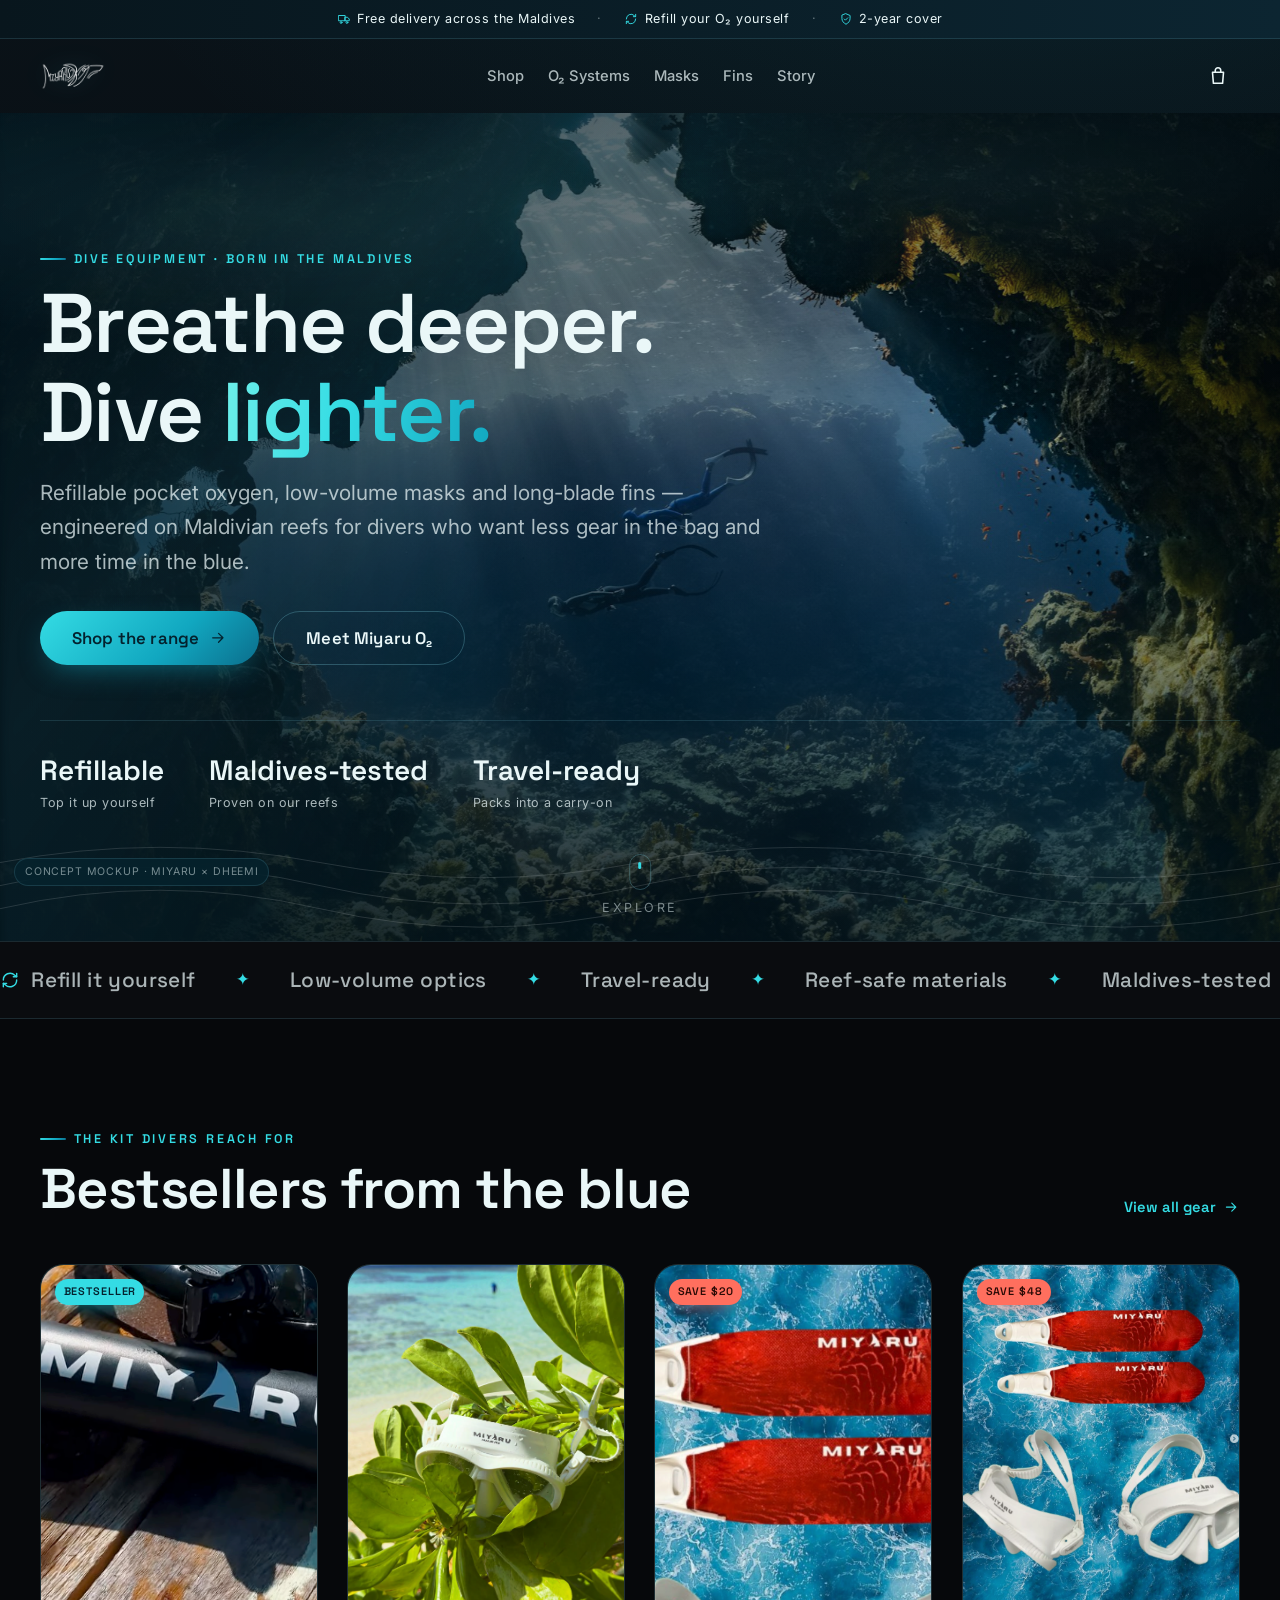
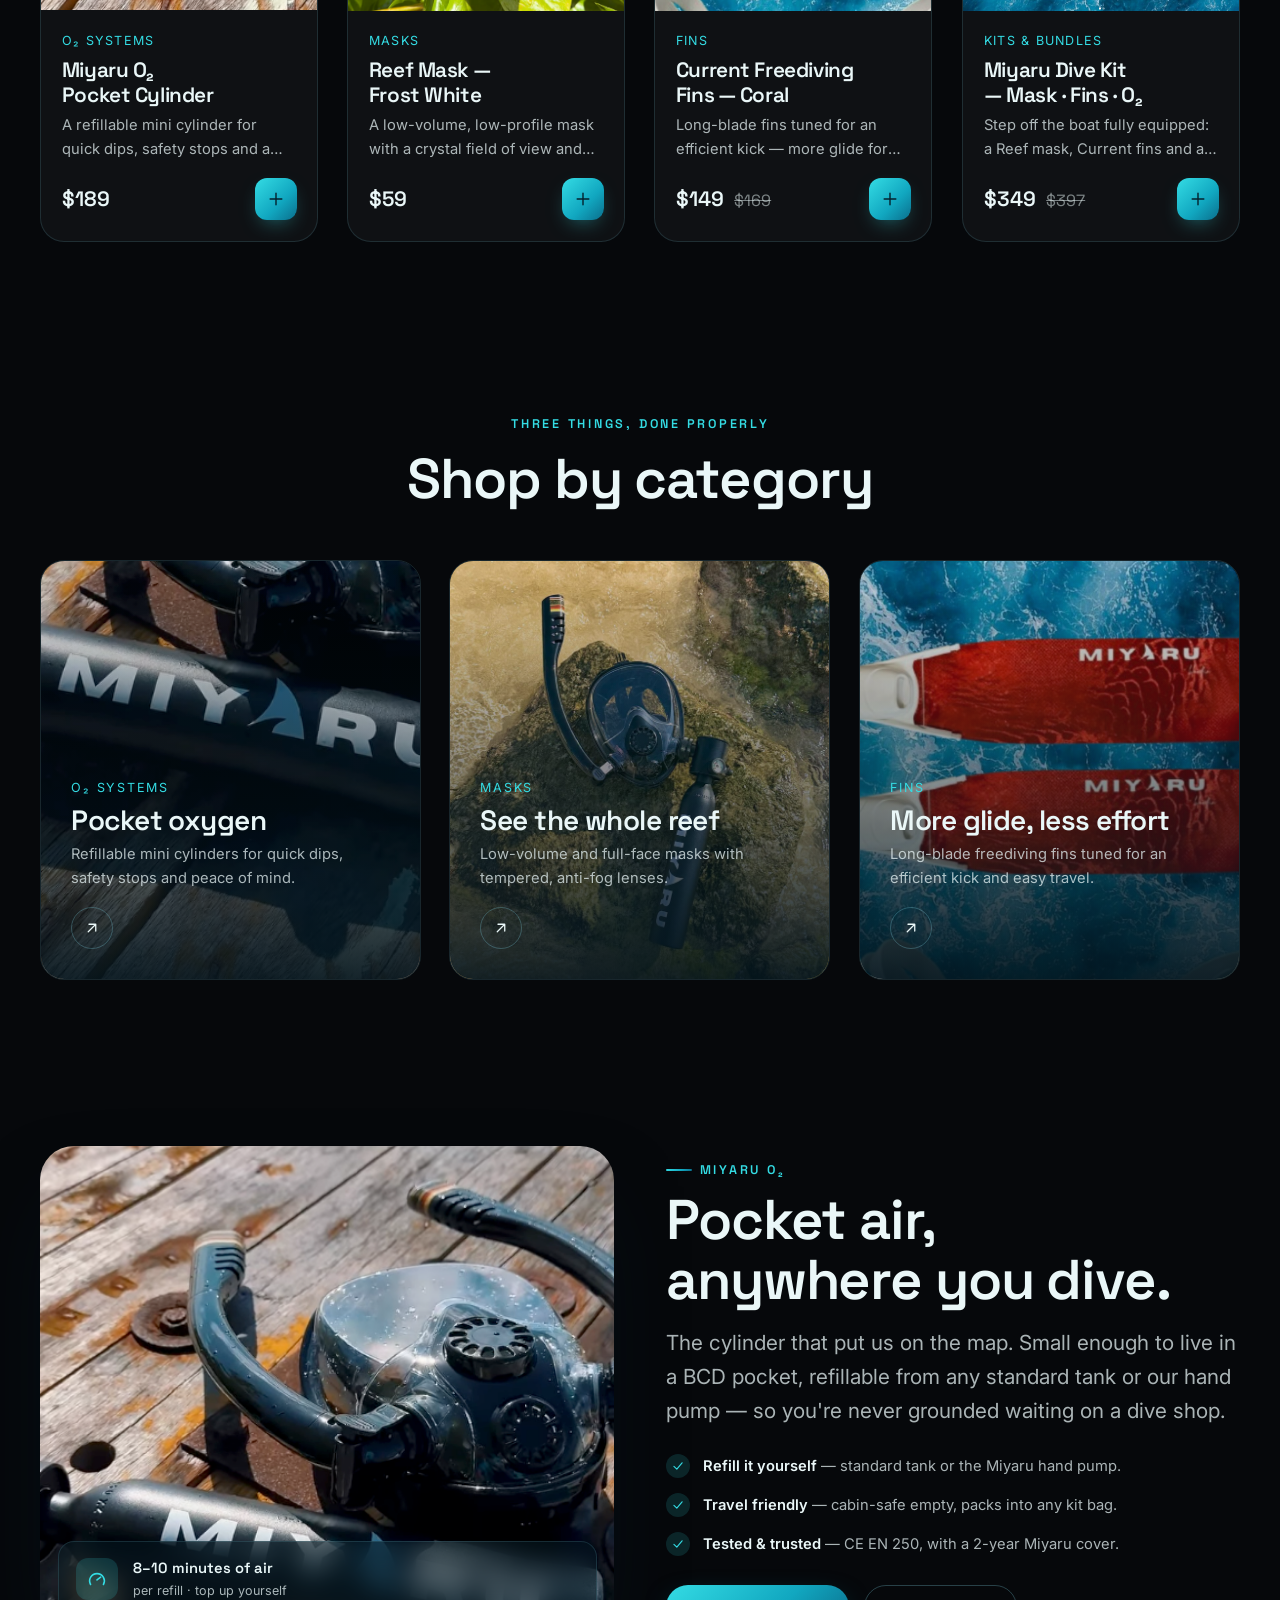
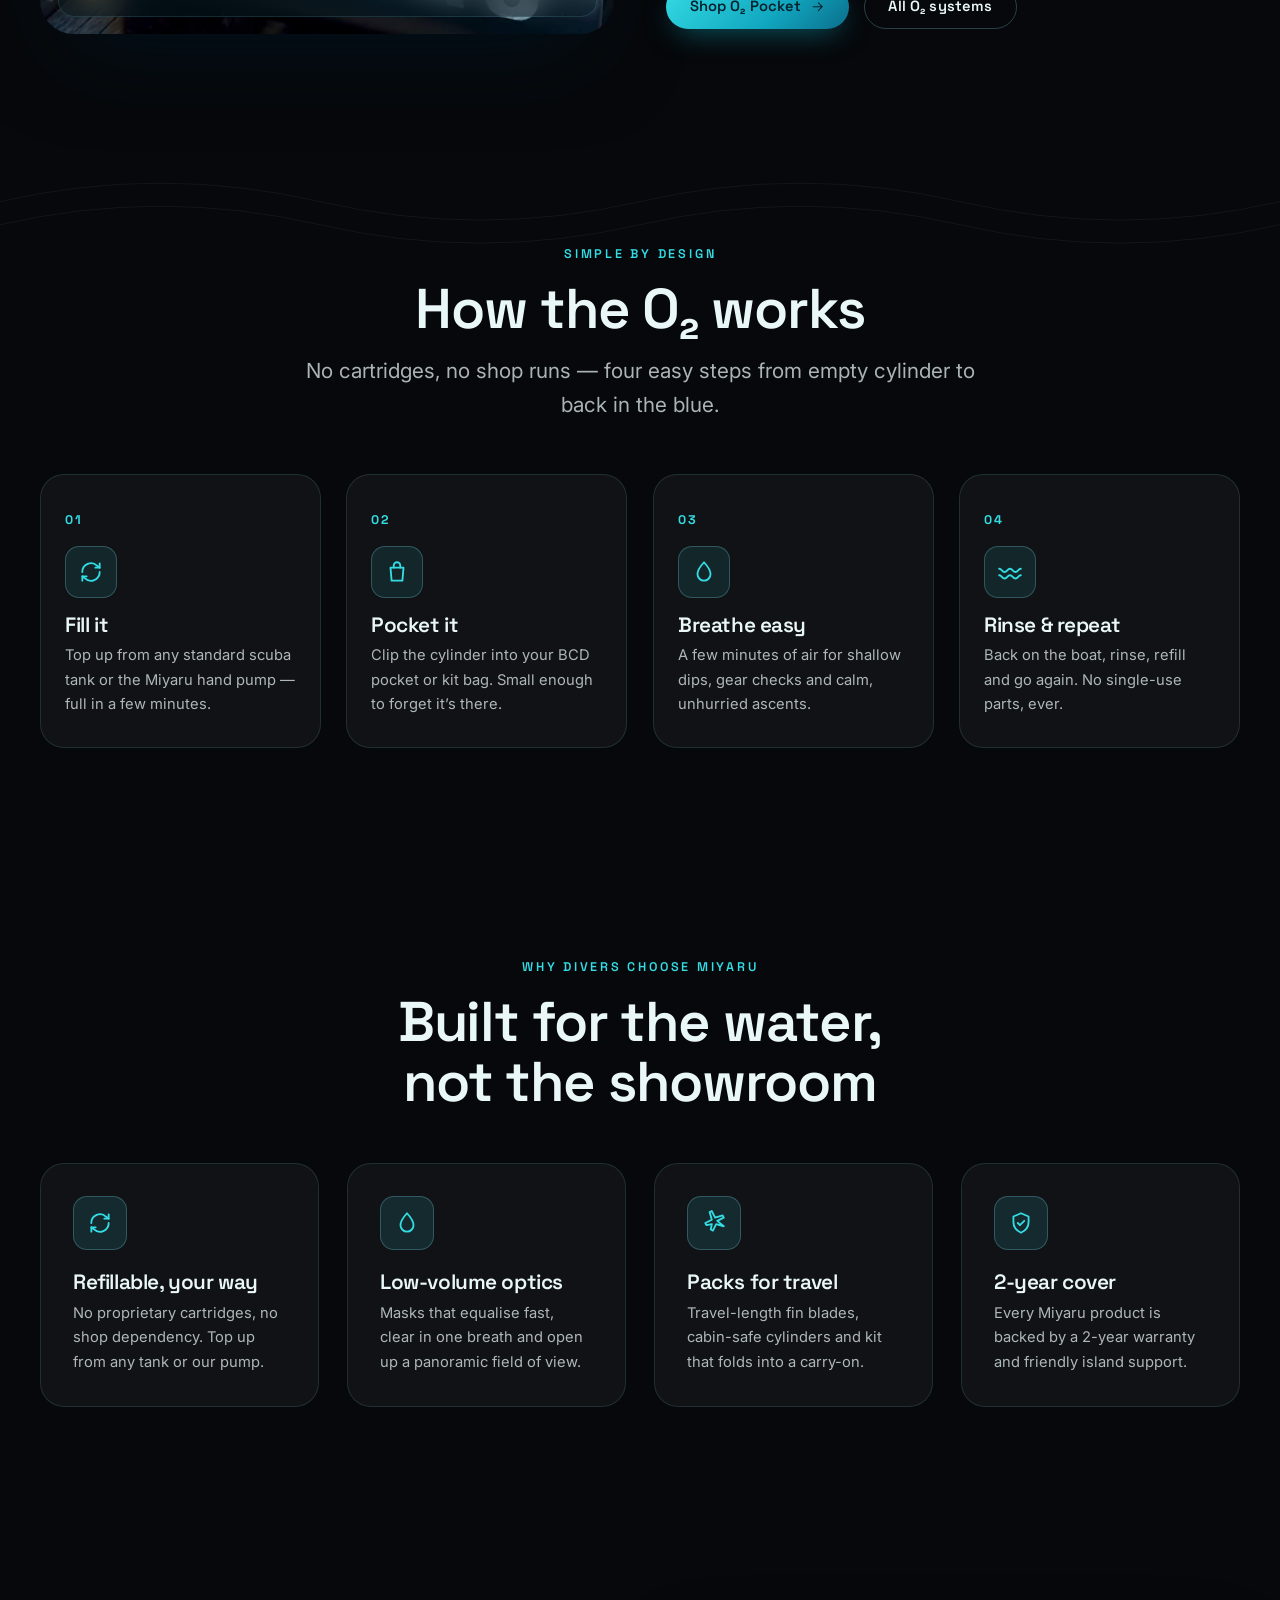
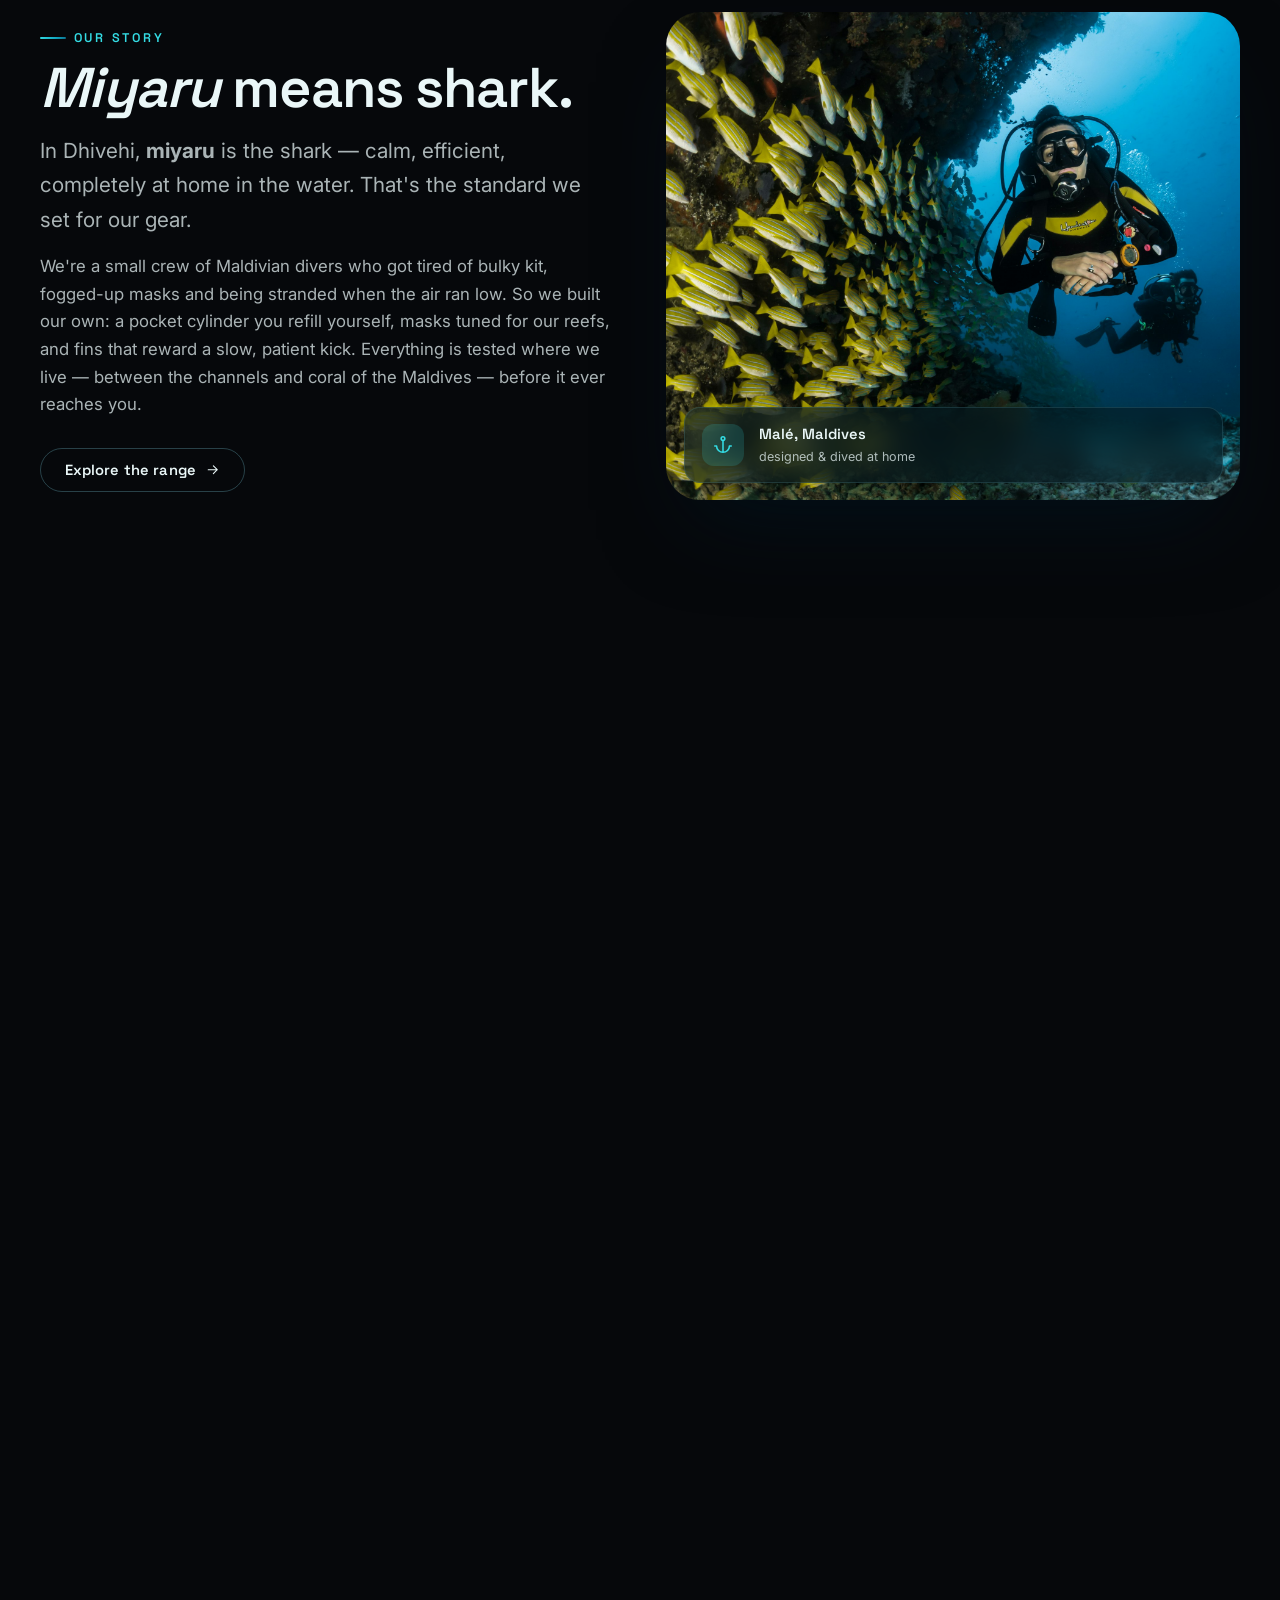
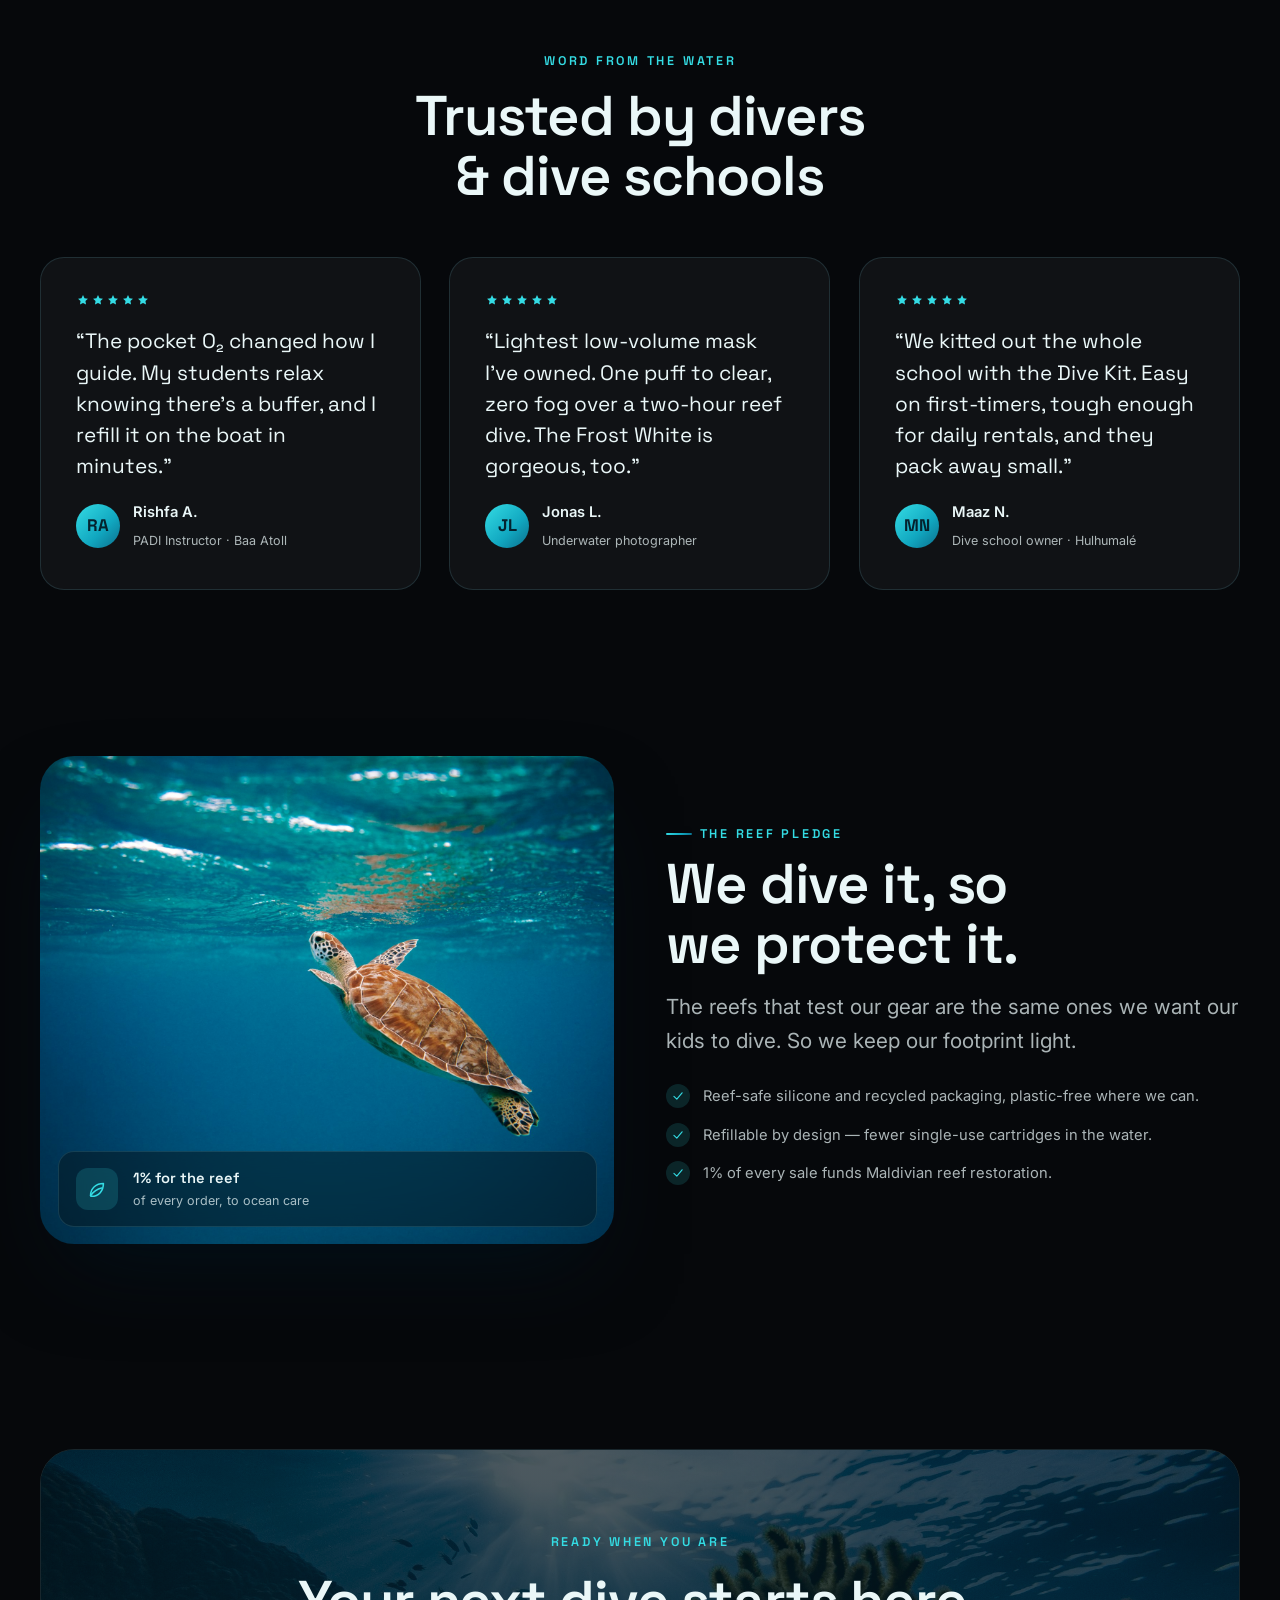
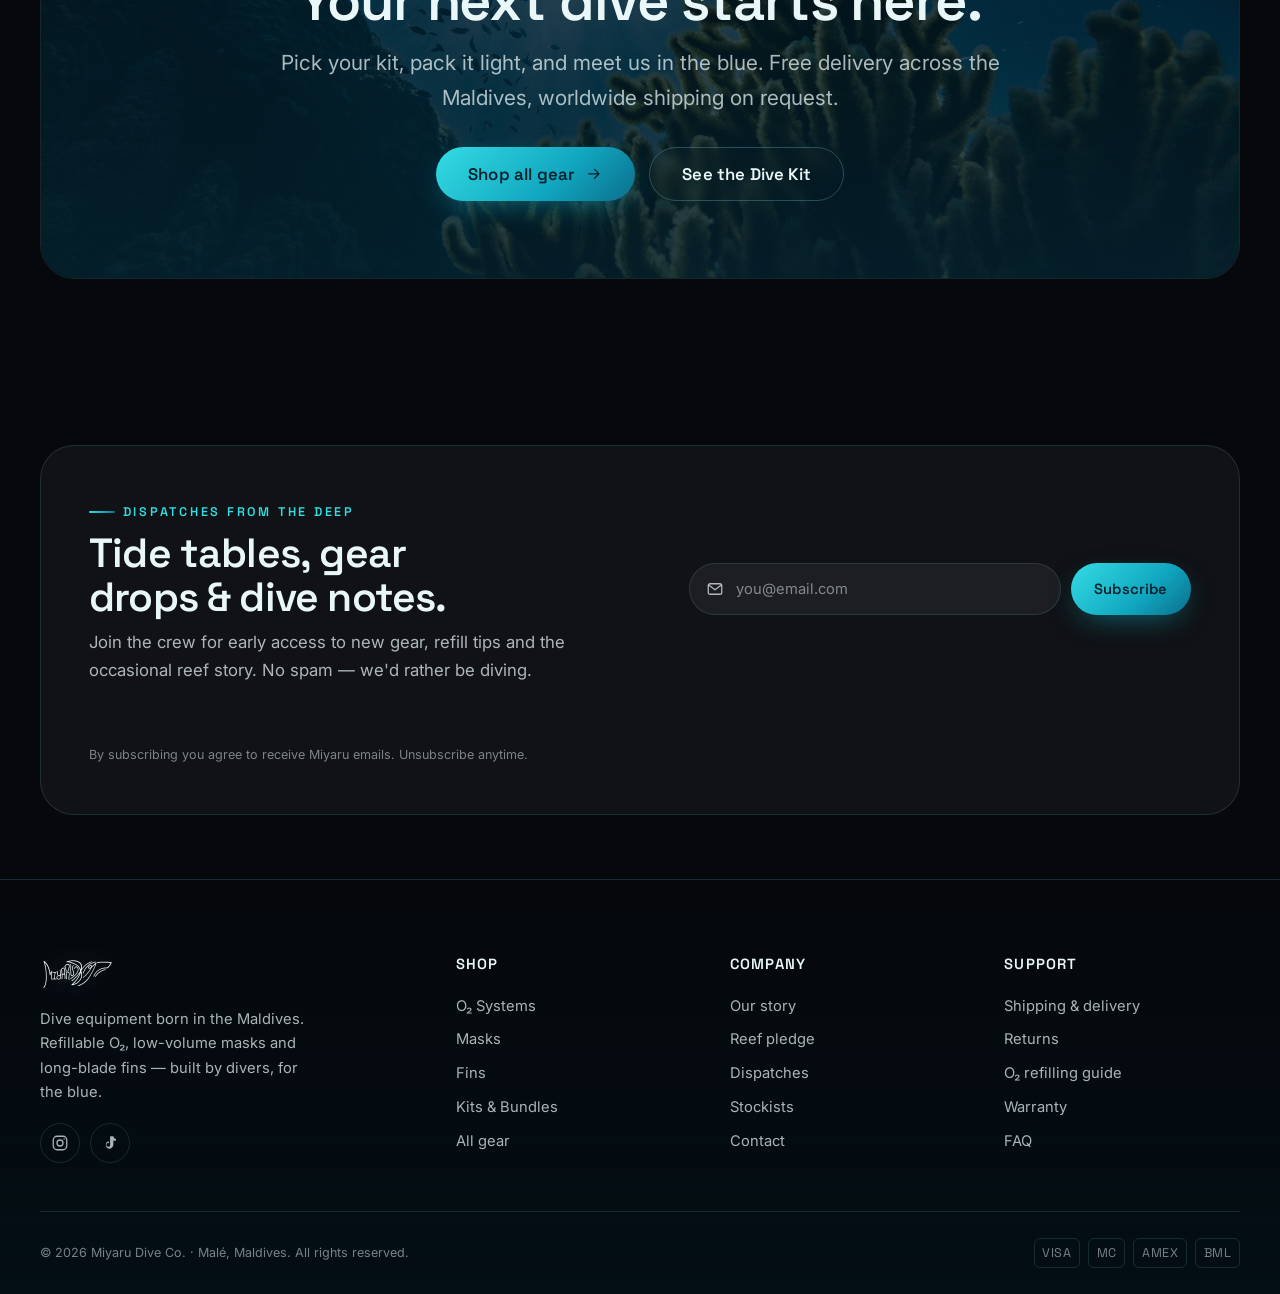
<file: index.html>
<!DOCTYPE html>
<html lang="en">
<head>
  <meta charset="UTF-8">
  <meta name="viewport" content="width=device-width, initial-scale=1">
  <title>Miyaru · Dive equipment born in the Maldives</title>
  <meta name="description" content="Miyaru makes refillable pocket oxygen, low-volume masks and long-blade freediving fins — engineered on Maldivian reefs for divers who want less gear and more water.">
  <meta name="theme-color" content="#02131c">
  <link rel="icon" href="assets/favicon.svg" type="image/svg+xml">
  <meta property="og:title" content="Miyaru · Dive equipment born in the Maldives">
  <meta property="og:description" content="Refillable pocket oxygen, low-volume masks and long-blade fins. Built by divers, for the blue.">
  <meta property="og:type" content="website">
  <link rel="preconnect" href="https://fonts.googleapis.com">
  <link rel="preconnect" href="https://fonts.gstatic.com" crossorigin>
  <link href="https://fonts.googleapis.com/css2?family=Inter:wght@400;500;600;700&family=Space+Grotesk:wght@400;500;600;700&display=swap" rel="stylesheet">
  <link rel="stylesheet" href="css/styles.css">
</head>
<body data-page="home" data-year="2026">

  <main id="top">

    <!-- ============ HERO ============ -->
    <section class="hero">
      <div class="hero-media"><img data-parallax="0.16" src="assets/img/diver-blue.jpg" alt="Two freedivers gliding through a sunlit reef cavern"></div>
      <div class="caustics"></div>
      <div class="light-rays"></div>
      <div class="bubbles" data-bubbles="16"></div>
      <svg class="swell hero-swell" viewBox="0 0 1440 130" preserveAspectRatio="none" aria-hidden="true"><path d="M0 70 Q 180 30 360 70 T 720 70 T 1080 70 T 1440 70"/><path d="M0 95 Q 180 55 360 95 T 720 95 T 1080 95 T 1440 95"/><path d="M0 45 Q 180 12 360 45 T 720 45 T 1080 45 T 1440 45"/></svg>
      <div class="container wide hero-inner">
        <span class="eyebrow reveal fade">Dive equipment · born in the Maldives</span>
        <h1 class="reveal d1">Breathe deeper.<br>Dive <span class="text-grad">lighter.</span></h1>
        <p class="lede reveal d2">Refillable pocket oxygen, low-volume masks and long-blade fins — engineered on Maldivian reefs for divers who want less gear in the bag and more time in the blue.</p>
        <div class="hero-cta reveal d3">
          <a class="btn btn-lg" href="shop.html">Shop the range <svg class="ico" viewBox="0 0 24 24" fill="none" stroke="currentColor" stroke-width="1.7" stroke-linecap="round" stroke-linejoin="round"><path d="M5 12h14M13 6l6 6-6 6"/></svg></a>
          <a class="btn btn-ghost btn-lg" href="#o2">Meet Miyaru O₂</a>
        </div>
        <div class="hero-stats reveal d4">
          <div><div class="s-val">Refillable</div><div class="s-lbl">Top it up yourself</div></div>
          <div><div class="s-val">Maldives-tested</div><div class="s-lbl">Proven on our reefs</div></div>
          <div><div class="s-val">Travel-ready</div><div class="s-lbl">Packs into a carry-on</div></div>
        </div>
      </div>
      <a class="scroll-hint" href="#bestsellers" aria-label="Scroll to products">
        <span class="mouse"></span>
        Explore
      </a>
    </section>

    <!-- ============ MARQUEE ============ -->
    <div class="marquee" aria-hidden="true">
      <div class="marquee-track">
        <span class="m-item"><svg class="ico" viewBox="0 0 24 24" fill="none" stroke="currentColor" stroke-width="1.7" stroke-linecap="round" stroke-linejoin="round"><path d="M4 12a8 8 0 0 1 13.7-5.7L20 8"/><path d="M20 4v4h-4"/><path d="M20 12a8 8 0 0 1-13.7 5.7L4 16"/><path d="M4 20v-4h4"/></svg> Refill it yourself</span>
        <span class="m-star">✦</span>
        <span class="m-item">Low-volume optics</span>
        <span class="m-star">✦</span>
        <span class="m-item">Travel-ready</span>
        <span class="m-star">✦</span>
        <span class="m-item">Reef-safe materials</span>
        <span class="m-star">✦</span>
        <span class="m-item">Maldives-tested</span>
        <span class="m-star">✦</span>
        <span class="m-item">2-year cover</span>
        <span class="m-star">✦</span>
        <span class="m-item">Free island delivery</span>
        <span class="m-star">✦</span>
      </div>
    </div>

    <!-- ============ BESTSELLERS ============ -->
    <section class="section" id="bestsellers">
      <div class="container wide">
        <div class="split-head">
          <div>
            <span class="eyebrow reveal fade">The kit divers reach for</span>
            <h2 class="reveal">Bestsellers from the blue</h2>
          </div>
          <a class="link-arrow reveal" href="shop.html">View all gear <svg viewBox="0 0 24 24" fill="none" stroke="currentColor" stroke-width="1.7" stroke-linecap="round" stroke-linejoin="round"><path d="M5 12h14M13 6l6 6-6 6"/></svg></a>
        </div>
        <div class="product-grid" data-featured="o2-pocket,mask-frost,fins-current,kit-explorer"></div>
      </div>
    </section>

    <!-- ============ CATEGORIES ============ -->
    <section class="section tight">
      <div class="container wide">
        <div class="section-head center">
          <span class="eyebrow center reveal fade">Three things, done properly</span>
          <h2 class="reveal">Shop by category</h2>
        </div>
        <div class="grid cols-3">
          <a class="cat-card reveal" href="shop.html?cat=oxygen">
            <img src="assets/products/o2-tank.png" alt="The MIYARU O₂ cylinder on a sunlit wooden deck">
            <div class="c-body">
              <span class="c-count">O₂ Systems</span>
              <h3>Pocket oxygen</h3>
              <p>Refillable mini cylinders for quick dips, safety stops and peace of mind.</p>
              <span class="c-go" aria-hidden="true"><svg viewBox="0 0 24 24" fill="none" stroke="currentColor" stroke-width="1.7" stroke-linecap="round" stroke-linejoin="round"><path d="M7 17 17 7M8 7h9v9"/></svg></span>
            </div>
          </a>
          <a class="cat-card reveal d1" href="shop.html?cat=masks">
            <img src="assets/products/fullface-mask-rocks.png" alt="Miyaru full-face snorkel mask and cylinder on coastal rocks">
            <div class="c-body">
              <span class="c-count">Masks</span>
              <h3>See the whole reef</h3>
              <p>Low-volume and full-face masks with tempered, anti-fog lenses.</p>
              <span class="c-go" aria-hidden="true"><svg viewBox="0 0 24 24" fill="none" stroke="currentColor" stroke-width="1.7" stroke-linecap="round" stroke-linejoin="round"><path d="M7 17 17 7M8 7h9v9"/></svg></span>
            </div>
          </a>
          <a class="cat-card reveal d2" href="shop.html?cat=fins">
            <img src="assets/products/fins-only.png" alt="Miyaru coral-red freediving fins on deep blue water">
            <div class="c-body">
              <span class="c-count">Fins</span>
              <h3>More glide, less effort</h3>
              <p>Long-blade freediving fins tuned for an efficient kick and easy travel.</p>
              <span class="c-go" aria-hidden="true"><svg viewBox="0 0 24 24" fill="none" stroke="currentColor" stroke-width="1.7" stroke-linecap="round" stroke-linejoin="round"><path d="M7 17 17 7M8 7h9v9"/></svg></span>
            </div>
          </a>
        </div>
      </div>
    </section>

    <!-- ============ O2 SPOTLIGHT ============ -->
    <section class="section" id="o2">
      <div class="container wide">
        <div class="split">
          <div class="split-media reveal left">
            <img src="assets/products/mask-black-tank-beach.png" alt="The black Miyaru O₂ cylinder and dive mask on a wooden deck by the sea">
            <div class="float-card">
              <span class="fc-ico"><svg class="ico" viewBox="0 0 24 24" fill="none" stroke="currentColor" stroke-width="1.7" stroke-linecap="round" stroke-linejoin="round"><path d="M12 13l4-3"/><path d="M5 18a8 8 0 1 1 14 0"/></svg></span>
              <div><div class="fc-t">8–10 minutes of air</div><div class="fc-s">per refill · top up yourself</div></div>
            </div>
          </div>
          <div class="reveal right">
            <span class="eyebrow">Miyaru O₂</span>
            <h2 style="margin:.6rem 0 1rem">Pocket air,<br>anywhere you dive.</h2>
            <p class="lede">The cylinder that put us on the map. Small enough to live in a BCD pocket, refillable from any standard tank or our hand pump — so you're never grounded waiting on a dive shop.</p>
            <ul class="tick-list">
              <li><span class="tk"><svg viewBox="0 0 24 24" fill="none" stroke="currentColor" stroke-width="1.9" stroke-linecap="round" stroke-linejoin="round"><path d="M5 12.5 10 17.5 19 6.5"/></svg></span><span><strong>Refill it yourself</strong> — standard tank or the Miyaru hand pump.</span></li>
              <li><span class="tk"><svg viewBox="0 0 24 24" fill="none" stroke="currentColor" stroke-width="1.9" stroke-linecap="round" stroke-linejoin="round"><path d="M5 12.5 10 17.5 19 6.5"/></svg></span><span><strong>Travel friendly</strong> — cabin-safe empty, packs into any kit bag.</span></li>
              <li><span class="tk"><svg viewBox="0 0 24 24" fill="none" stroke="currentColor" stroke-width="1.9" stroke-linecap="round" stroke-linejoin="round"><path d="M5 12.5 10 17.5 19 6.5"/></svg></span><span><strong>Tested &amp; trusted</strong> — CE EN 250, with a 2-year Miyaru cover.</span></li>
            </ul>
            <div class="hero-cta" style="margin-top:1.8rem">
              <a class="btn" href="product.html?id=o2-pocket">Shop O₂ Pocket <svg class="ico" viewBox="0 0 24 24" fill="none" stroke="currentColor" stroke-width="1.7" stroke-linecap="round" stroke-linejoin="round"><path d="M5 12h14M13 6l6 6-6 6"/></svg></a>
              <a class="btn btn-ghost" href="shop.html?cat=oxygen">All O₂ systems</a>
            </div>
          </div>
        </div>
      </div>
    </section>

    <!-- ============ HOW IT WORKS ============ -->
    <section class="section" id="how">
      <svg class="swell swell-soft" viewBox="0 0 1440 130" preserveAspectRatio="none" aria-hidden="true"><path d="M0 70 Q 180 30 360 70 T 720 70 T 1080 70 T 1440 70"/><path d="M0 95 Q 180 55 360 95 T 720 95 T 1080 95 T 1440 95"/></svg>
      <div class="container wide">
        <div class="section-head center">
          <span class="eyebrow center reveal fade">Simple by design</span>
          <h2 class="reveal">How the O₂ works</h2>
          <p class="lede reveal d1" style="margin-inline:auto">No cartridges, no shop runs — four easy steps from empty cylinder to back in the blue.</p>
        </div>
        <ol class="steps">
          <li class="step reveal">
            <span class="step-num">01</span>
            <span class="step-ico"><svg viewBox="0 0 24 24" fill="none" stroke="currentColor" stroke-width="1.7" stroke-linecap="round" stroke-linejoin="round"><path d="M4 12a8 8 0 0 1 13.7-5.7L20 8"/><path d="M20 4v4h-4"/><path d="M20 12a8 8 0 0 1-13.7 5.7L4 16"/><path d="M4 20v-4h4"/></svg></span>
            <h3>Fill it</h3>
            <p>Top up from any standard scuba tank or the Miyaru hand pump — full in a few minutes.</p>
          </li>
          <li class="step reveal d1">
            <span class="step-num">02</span>
            <span class="step-ico"><svg viewBox="0 0 24 24" fill="none" stroke="currentColor" stroke-width="1.7" stroke-linecap="round" stroke-linejoin="round"><path d="M6 8h12l-1 12H7z"/><path d="M9 8V6a3 3 0 0 1 6 0v2"/></svg></span>
            <h3>Pocket it</h3>
            <p>Clip the cylinder into your BCD pocket or kit bag. Small enough to forget it’s there.</p>
          </li>
          <li class="step reveal d2">
            <span class="step-num">03</span>
            <span class="step-ico"><svg viewBox="0 0 24 24" fill="none" stroke="currentColor" stroke-width="1.7" stroke-linecap="round" stroke-linejoin="round"><path d="M12 3s6 6.5 6 11a6 6 0 0 1-12 0c0-4.5 6-11 6-11z"/></svg></span>
            <h3>Breathe easy</h3>
            <p>A few minutes of air for shallow dips, gear checks and calm, unhurried ascents.</p>
          </li>
          <li class="step reveal d3">
            <span class="step-num">04</span>
            <span class="step-ico"><svg viewBox="0 0 24 24" fill="none" stroke="currentColor" stroke-width="1.7" stroke-linecap="round" stroke-linejoin="round"><path d="M2 9c2.5 0 2.5 3 5 3s2.5-3 5-3 2.5 3 5 3 2.5-3 5-3"/><path d="M2 15c2.5 0 2.5 3 5 3s2.5-3 5-3 2.5 3 5 3 2.5-3 5-3"/></svg></span>
            <h3>Rinse &amp; repeat</h3>
            <p>Back on the boat, rinse, refill and go again. No single-use parts, ever.</p>
          </li>
        </ol>
      </div>
    </section>

    <!-- ============ WHY MIYARU ============ -->
    <section class="section">
      <div class="container wide">
        <div class="section-head center">
          <span class="eyebrow center reveal fade">Why divers choose Miyaru</span>
          <h2 class="reveal">Built for the water, not the showroom</h2>
        </div>
        <div class="grid cols-4">
          <article class="feature-card reveal">
            <span class="f-ico"><svg class="ico" viewBox="0 0 24 24" fill="none" stroke="currentColor" stroke-width="1.7" stroke-linecap="round" stroke-linejoin="round"><path d="M4 12a8 8 0 0 1 13.7-5.7L20 8"/><path d="M20 4v4h-4"/><path d="M20 12a8 8 0 0 1-13.7 5.7L4 16"/><path d="M4 20v-4h4"/></svg></span>
            <h3>Refillable, your way</h3>
            <p>No proprietary cartridges, no shop dependency. Top up from any tank or our pump.</p>
          </article>
          <article class="feature-card reveal d1">
            <span class="f-ico"><svg class="ico" viewBox="0 0 24 24" fill="none" stroke="currentColor" stroke-width="1.7" stroke-linecap="round" stroke-linejoin="round"><path d="M12 3s6 6.5 6 11a6 6 0 0 1-12 0c0-4.5 6-11 6-11z"/></svg></span>
            <h3>Low-volume optics</h3>
            <p>Masks that equalise fast, clear in one breath and open up a panoramic field of view.</p>
          </article>
          <article class="feature-card reveal d2">
            <span class="f-ico"><svg class="ico" viewBox="0 0 24 24" fill="none" stroke="currentColor" stroke-width="1.7" stroke-linecap="round" stroke-linejoin="round"><path d="M21 15l-7-2-3 6-2-1 1-5-5 1-1-2 6-3-2-7 2-1 3 6 7-2 1 2-6 3z"/></svg></span>
            <h3>Packs for travel</h3>
            <p>Travel-length fin blades, cabin-safe cylinders and kit that folds into a carry-on.</p>
          </article>
          <article class="feature-card reveal d3">
            <span class="f-ico"><svg class="ico" viewBox="0 0 24 24" fill="none" stroke="currentColor" stroke-width="1.7" stroke-linecap="round" stroke-linejoin="round"><path d="M12 3l7 3v5c0 4.5-3 8-7 10-4-2-7-5.5-7-10V6z"/><path d="M9 12l2 2 4-4"/></svg></span>
            <h3>2-year cover</h3>
            <p>Every Miyaru product is backed by a 2-year warranty and friendly island support.</p>
          </article>
        </div>
      </div>
    </section>

    <!-- ============ STORY ============ -->
    <section class="section" id="story">
      <div class="container wide">
        <div class="split reverse">
          <div class="split-media reveal right">
            <img src="assets/img/hero-diver.jpg" alt="A diver beside a wall of golden snapper on a Maldivian reef">
            <div class="float-card">
              <span class="fc-ico"><svg class="ico" viewBox="0 0 24 24" fill="none" stroke="currentColor" stroke-width="1.7" stroke-linecap="round" stroke-linejoin="round"><circle cx="12" cy="5" r="2"/><path d="M12 7v13M5 13a7 7 0 0 0 14 0M3 13h2M19 13h2"/></svg></span>
              <div><div class="fc-t">Malé, Maldives</div><div class="fc-s">designed &amp; dived at home</div></div>
            </div>
          </div>
          <div class="reveal left">
            <span class="eyebrow">Our story</span>
            <h2 style="margin:.6rem 0 1rem"><em>Miyaru</em> means shark.</h2>
            <p class="lede">In Dhivehi, <strong>miyaru</strong> is the shark — calm, efficient, completely at home in the water. That's the standard we set for our gear.</p>
            <p class="muted" style="margin-top:1rem">We're a small crew of Maldivian divers who got tired of bulky kit, fogged-up masks and being stranded when the air ran low. So we built our own: a pocket cylinder you refill yourself, masks tuned for our reefs, and fins that reward a slow, patient kick. Everything is tested where we live — between the channels and coral of the Maldives — before it ever reaches you.</p>
            <div class="hero-cta" style="margin-top:1.8rem">
              <a class="btn btn-ghost" href="shop.html">Explore the range <svg class="ico" viewBox="0 0 24 24" fill="none" stroke="currentColor" stroke-width="1.7" stroke-linecap="round" stroke-linejoin="round"><path d="M5 12h14M13 6l6 6-6 6"/></svg></a>
            </div>
          </div>
        </div>
      </div>
    </section>

    <!-- ============ GALLERY ============ -->
    <section class="section">
      <div class="container wide">
        <div class="split-head">
          <div>
            <span class="eyebrow reveal fade">From Maldivian reefs</span>
            <h2 class="reveal">Where our gear gets tested</h2>
          </div>
          <a class="link-arrow reveal" href="shop.html">Gear up <svg viewBox="0 0 24 24" fill="none" stroke="currentColor" stroke-width="1.7" stroke-linecap="round" stroke-linejoin="round"><path d="M5 12h14M13 6l6 6-6 6"/></svg></a>
        </div>
        <div class="gallery reveal fade">
          <a class="g-wide g-tall" href="shop.html"><img src="assets/img/coral-reef.jpg" alt="Sunlit coral reef teeming with fish" loading="lazy"></a>
          <a href="shop.html"><img src="assets/img/turtle.jpg" alt="Green sea turtle near the surface" loading="lazy"></a>
          <a href="shop.html"><img src="assets/img/reef-color.jpg" alt="Reef wall with orange anthias" loading="lazy"></a>
          <a class="g-wide" href="shop.html"><img src="assets/img/reef-school.jpg" alt="Colourful soft coral garden" loading="lazy"></a>
          <a href="shop.html"><img src="assets/img/deep-blue.jpg" alt="Sunburst through the ocean surface over coral" loading="lazy"></a>
          <a href="shop.html"><img src="assets/img/diver-bubbles.jpg" alt="Diver silhouette ascending with fins" loading="lazy"></a>
        </div>
      </div>
    </section>

    <!-- ============ TESTIMONIALS ============ -->
    <section class="section tight">
      <div class="container wide">
        <div class="section-head center">
          <span class="eyebrow center reveal fade">Word from the water</span>
          <h2 class="reveal">Trusted by divers &amp; dive schools</h2>
        </div>
        <div class="grid cols-3">
          <figure class="testi reveal">
            <span class="stars"><svg viewBox="0 0 24 24"><path d="M12 3.5l2.6 5.3 5.9.9-4.3 4.1 1 5.8L12 17l-5.2 2.6 1-5.8L3.5 9.7l5.9-.9z" fill="currentColor"/></svg><svg viewBox="0 0 24 24"><path d="M12 3.5l2.6 5.3 5.9.9-4.3 4.1 1 5.8L12 17l-5.2 2.6 1-5.8L3.5 9.7l5.9-.9z" fill="currentColor"/></svg><svg viewBox="0 0 24 24"><path d="M12 3.5l2.6 5.3 5.9.9-4.3 4.1 1 5.8L12 17l-5.2 2.6 1-5.8L3.5 9.7l5.9-.9z" fill="currentColor"/></svg><svg viewBox="0 0 24 24"><path d="M12 3.5l2.6 5.3 5.9.9-4.3 4.1 1 5.8L12 17l-5.2 2.6 1-5.8L3.5 9.7l5.9-.9z" fill="currentColor"/></svg><svg viewBox="0 0 24 24"><path d="M12 3.5l2.6 5.3 5.9.9-4.3 4.1 1 5.8L12 17l-5.2 2.6 1-5.8L3.5 9.7l5.9-.9z" fill="currentColor"/></svg></span>
            <blockquote>“The pocket O₂ changed how I guide. My students relax knowing there's a buffer, and I refill it on the boat in minutes.”</blockquote>
            <figcaption class="t-who"><span class="t-av">RA</span><span><span class="t-name">Rishfa A.</span><br><span class="t-role">PADI Instructor · Baa Atoll</span></span></figcaption>
          </figure>
          <figure class="testi reveal d1">
            <span class="stars"><svg viewBox="0 0 24 24"><path d="M12 3.5l2.6 5.3 5.9.9-4.3 4.1 1 5.8L12 17l-5.2 2.6 1-5.8L3.5 9.7l5.9-.9z" fill="currentColor"/></svg><svg viewBox="0 0 24 24"><path d="M12 3.5l2.6 5.3 5.9.9-4.3 4.1 1 5.8L12 17l-5.2 2.6 1-5.8L3.5 9.7l5.9-.9z" fill="currentColor"/></svg><svg viewBox="0 0 24 24"><path d="M12 3.5l2.6 5.3 5.9.9-4.3 4.1 1 5.8L12 17l-5.2 2.6 1-5.8L3.5 9.7l5.9-.9z" fill="currentColor"/></svg><svg viewBox="0 0 24 24"><path d="M12 3.5l2.6 5.3 5.9.9-4.3 4.1 1 5.8L12 17l-5.2 2.6 1-5.8L3.5 9.7l5.9-.9z" fill="currentColor"/></svg><svg viewBox="0 0 24 24"><path d="M12 3.5l2.6 5.3 5.9.9-4.3 4.1 1 5.8L12 17l-5.2 2.6 1-5.8L3.5 9.7l5.9-.9z" fill="currentColor"/></svg></span>
            <blockquote>“Lightest low-volume mask I've owned. One puff to clear, zero fog over a two-hour reef dive. The Frost White is gorgeous, too.”</blockquote>
            <figcaption class="t-who"><span class="t-av">JL</span><span><span class="t-name">Jonas L.</span><br><span class="t-role">Underwater photographer</span></span></figcaption>
          </figure>
          <figure class="testi reveal d2">
            <span class="stars"><svg viewBox="0 0 24 24"><path d="M12 3.5l2.6 5.3 5.9.9-4.3 4.1 1 5.8L12 17l-5.2 2.6 1-5.8L3.5 9.7l5.9-.9z" fill="currentColor"/></svg><svg viewBox="0 0 24 24"><path d="M12 3.5l2.6 5.3 5.9.9-4.3 4.1 1 5.8L12 17l-5.2 2.6 1-5.8L3.5 9.7l5.9-.9z" fill="currentColor"/></svg><svg viewBox="0 0 24 24"><path d="M12 3.5l2.6 5.3 5.9.9-4.3 4.1 1 5.8L12 17l-5.2 2.6 1-5.8L3.5 9.7l5.9-.9z" fill="currentColor"/></svg><svg viewBox="0 0 24 24"><path d="M12 3.5l2.6 5.3 5.9.9-4.3 4.1 1 5.8L12 17l-5.2 2.6 1-5.8L3.5 9.7l5.9-.9z" fill="currentColor"/></svg><svg viewBox="0 0 24 24"><path d="M12 3.5l2.6 5.3 5.9.9-4.3 4.1 1 5.8L12 17l-5.2 2.6 1-5.8L3.5 9.7l5.9-.9z" fill="currentColor"/></svg></span>
            <blockquote>“We kitted out the whole school with the Dive Kit. Easy on first-timers, tough enough for daily rentals, and they pack away small.”</blockquote>
            <figcaption class="t-who"><span class="t-av">MN</span><span><span class="t-name">Maaz N.</span><br><span class="t-role">Dive school owner · Hulhumalé</span></span></figcaption>
          </figure>
        </div>
      </div>
    </section>

    <!-- ============ REEF PLEDGE ============ -->
    <section class="section" id="reef">
      <div class="container wide">
        <div class="split">
          <div class="split-media reveal left">
            <img src="assets/img/turtle.jpg" alt="A green sea turtle swimming toward the surface in clear blue water">
            <div class="float-card">
              <span class="fc-ico"><svg class="ico" viewBox="0 0 24 24" fill="none" stroke="currentColor" stroke-width="1.7" stroke-linecap="round" stroke-linejoin="round"><path d="M5 19c0-8 6-13 14-13 0 8-5 14-13 14-1 0-1-1-1-1z"/><path d="M5 19C9 14 13 12 17 11"/></svg></span>
              <div><div class="fc-t">1% for the reef</div><div class="fc-s">of every order, to ocean care</div></div>
            </div>
          </div>
          <div class="reveal right">
            <span class="eyebrow">The reef pledge</span>
            <h2 style="margin:.6rem 0 1rem">We dive it, so we protect it.</h2>
            <p class="lede">The reefs that test our gear are the same ones we want our kids to dive. So we keep our footprint light.</p>
            <ul class="tick-list">
              <li><span class="tk"><svg viewBox="0 0 24 24" fill="none" stroke="currentColor" stroke-width="1.9" stroke-linecap="round" stroke-linejoin="round"><path d="M5 12.5 10 17.5 19 6.5"/></svg></span><span>Reef-safe silicone and recycled packaging, plastic-free where we can.</span></li>
              <li><span class="tk"><svg viewBox="0 0 24 24" fill="none" stroke="currentColor" stroke-width="1.9" stroke-linecap="round" stroke-linejoin="round"><path d="M5 12.5 10 17.5 19 6.5"/></svg></span><span>Refillable by design — fewer single-use cartridges in the water.</span></li>
              <li><span class="tk"><svg viewBox="0 0 24 24" fill="none" stroke="currentColor" stroke-width="1.9" stroke-linecap="round" stroke-linejoin="round"><path d="M5 12.5 10 17.5 19 6.5"/></svg></span><span>1% of every sale funds Maldivian reef restoration.</span></li>
            </ul>
          </div>
        </div>
      </div>
    </section>

    <!-- ============ CTA BAND ============ -->
    <section class="section">
      <div class="container wide">
        <div class="cta-band reveal fade">
          <img src="assets/img/deep-blue.jpg" alt="">
          <div class="bubbles" data-bubbles="12"></div>
          <span class="eyebrow center" style="justify-content:center">Ready when you are</span>
          <h2 style="margin:1rem 0">Your next dive starts here.</h2>
          <p class="lede">Pick your kit, pack it light, and meet us in the blue. Free delivery across the Maldives, worldwide shipping on request.</p>
          <div class="hero-cta">
            <a class="btn btn-lg" href="shop.html">Shop all gear <svg class="ico" viewBox="0 0 24 24" fill="none" stroke="currentColor" stroke-width="1.7" stroke-linecap="round" stroke-linejoin="round"><path d="M5 12h14M13 6l6 6-6 6"/></svg></a>
            <a class="btn btn-ghost btn-lg" href="product.html?id=kit-explorer">See the Dive Kit</a>
          </div>
        </div>
      </div>
    </section>

    <!-- ============ NEWSLETTER ============ -->
    <section class="section tight" id="newsletter">
      <div class="container wide">
        <div class="newsletter reveal fade">
          <div>
            <span class="eyebrow">Dispatches from the deep</span>
            <h2 style="margin:.6rem 0 .6rem;font-size:var(--fs-xl)">Tide tables, gear drops &amp; dive notes.</h2>
            <p class="muted">Join the crew for early access to new gear, refill tips and the occasional reef story. No spam — we'd rather be diving.</p>
          </div>
          <form class="subscribe" id="newsletterForm" novalidate>
            <label class="field" style="flex:1 1 240px">
              <svg viewBox="0 0 24 24" fill="none" stroke="currentColor" stroke-width="1.7" stroke-linecap="round" stroke-linejoin="round"><rect x="3" y="5" width="18" height="14" rx="2.5"/><path d="m4 7 8 6 8-6"/></svg>
              <input type="email" required placeholder="you@email.com" aria-label="Email address">
            </label>
            <button class="btn" type="submit">Subscribe</button>
          </form>
          <p class="form-note" id="newsletterNote">By subscribing you agree to receive Miyaru emails. Unsubscribe anytime.</p>
        </div>
      </div>
    </section>

  </main>

  <script src="js/products.js"></script>
  <script src="js/app.js"></script>
</body>
</html>
</file>
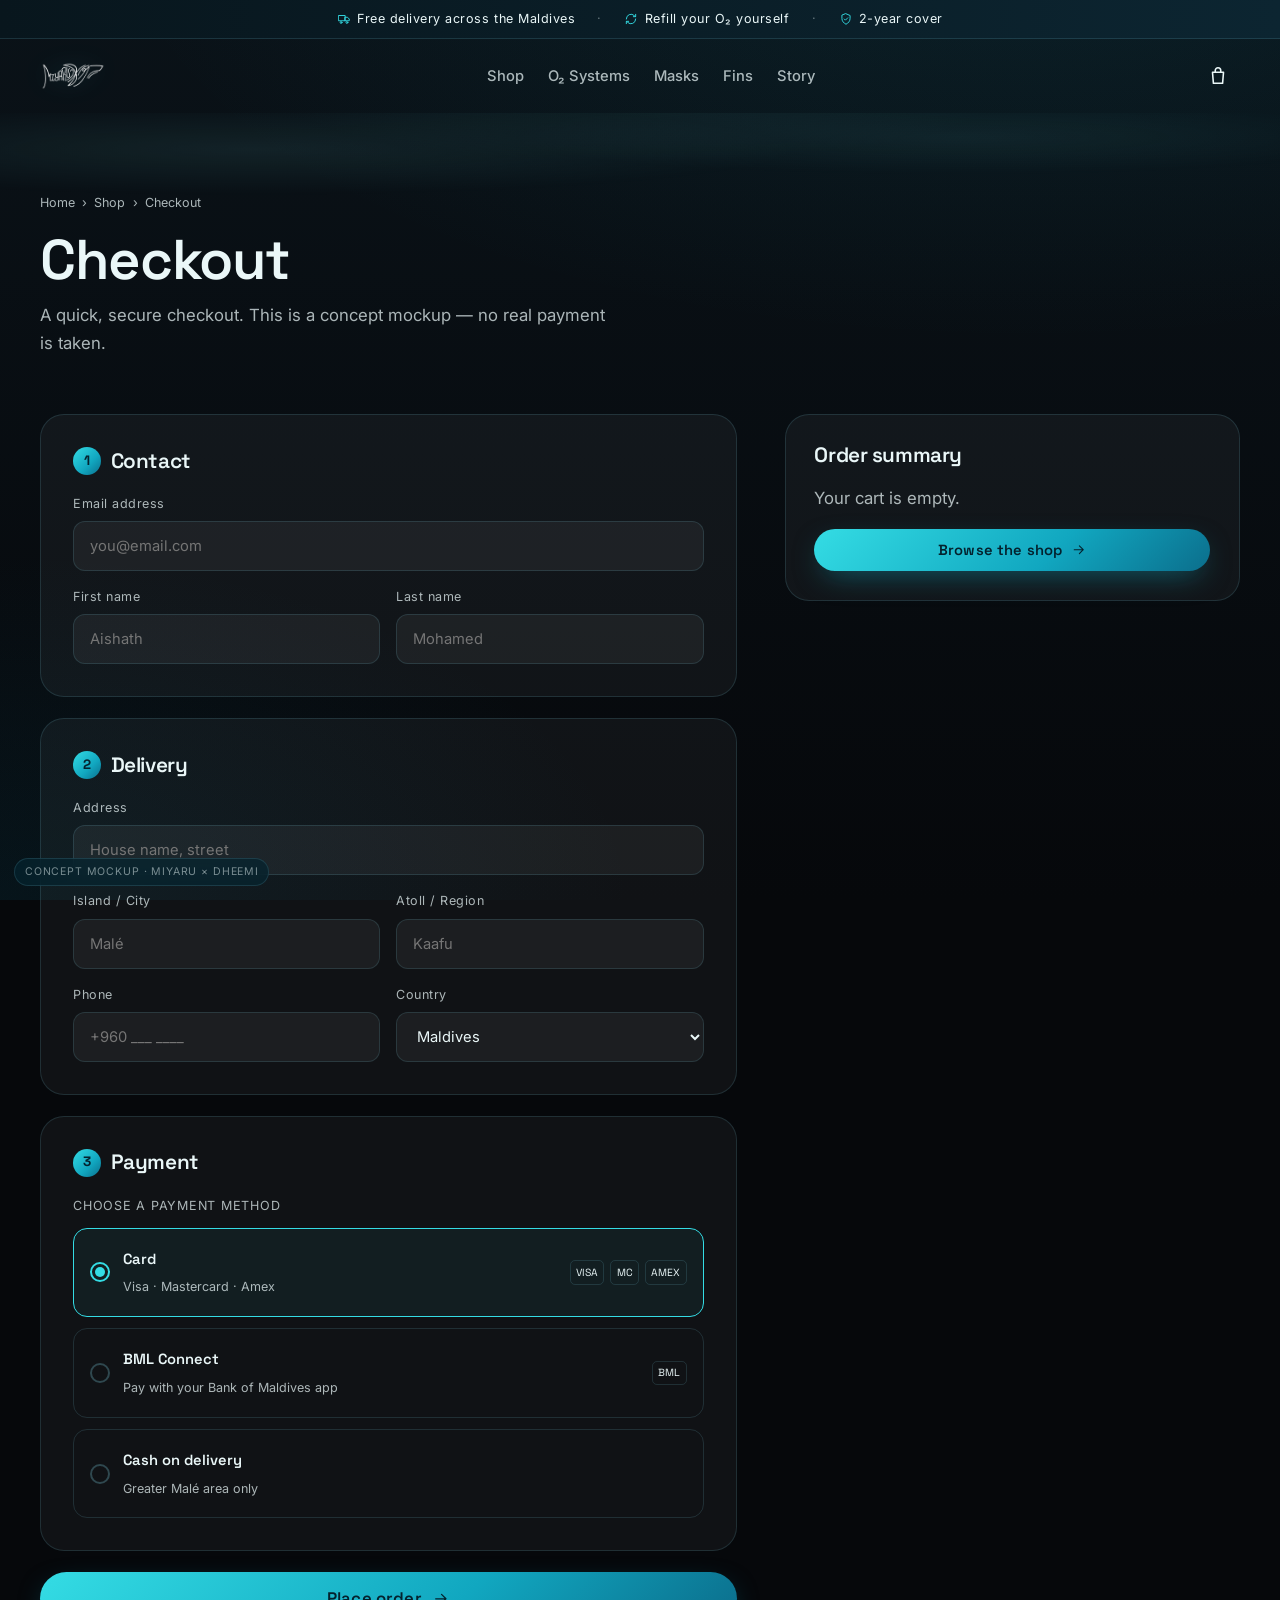
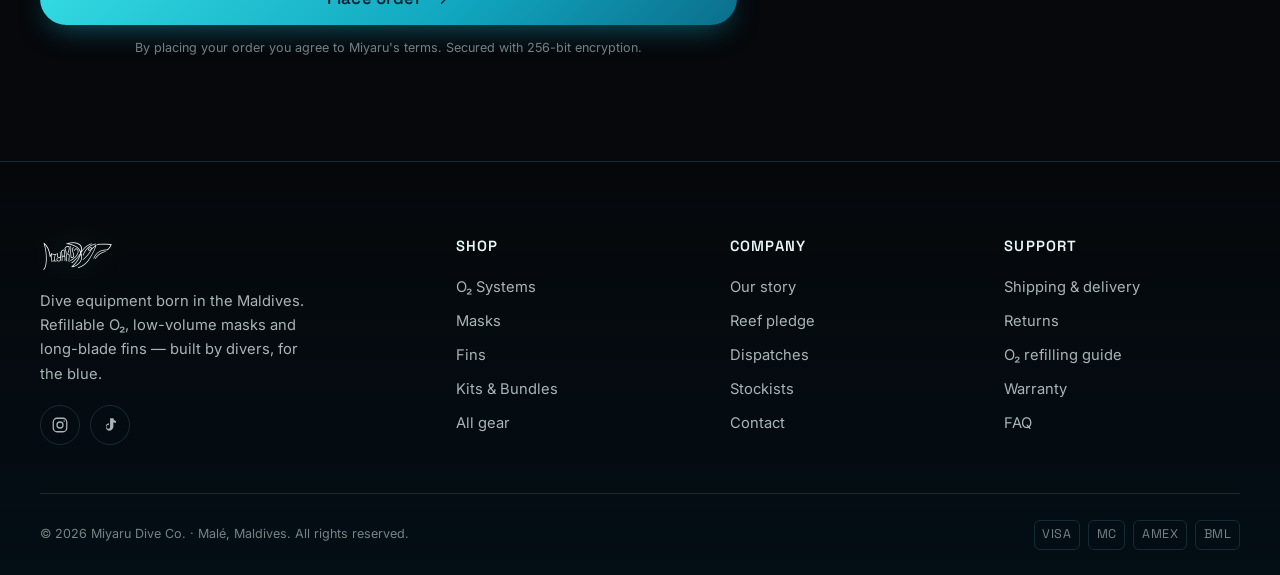
<file: checkout.html>
<!DOCTYPE html>
<html lang="en">
<head>
  <meta charset="UTF-8">
  <meta name="viewport" content="width=device-width, initial-scale=1">
  <title>Checkout · Miyaru Dive Equipment</title>
  <meta name="description" content="Secure checkout for your Miyaru dive gear.">
  <meta name="theme-color" content="#02131c">
  <link rel="icon" href="assets/favicon.svg" type="image/svg+xml">
  <link rel="preconnect" href="https://fonts.googleapis.com">
  <link rel="preconnect" href="https://fonts.gstatic.com" crossorigin>
  <link href="https://fonts.googleapis.com/css2?family=Inter:wght@400;500;600;700&family=Space+Grotesk:wght@400;500;600;700&display=swap" rel="stylesheet">
  <link rel="stylesheet" href="css/styles.css">
</head>
<body data-page="checkout" data-year="2026">

  <main>
    <section class="page-hero">
      <div class="caustics"></div>
      <div class="container wide">
        <nav class="breadcrumb"><a href="index.html">Home</a> <span>›</span> <a href="shop.html">Shop</a> <span>›</span> <span>Checkout</span></nav>
        <h1>Checkout</h1>
        <p>A quick, secure checkout. This is a concept mockup — no real payment is taken.</p>
      </div>
    </section>

    <section class="section" style="padding-top:0" id="checkoutPage">
      <div class="container wide checkout" id="checkout">
        <form id="checkoutForm" novalidate>
          <div class="co-card">
            <h3><span class="step-n">1</span> Contact</h3>
            <div class="form-grid">
              <div class="form-field full">
                <label for="co-email">Email address</label>
                <input id="co-email" type="email" required placeholder="you@email.com" autocomplete="email">
              </div>
              <div class="form-field">
                <label for="co-first">First name</label>
                <input id="co-first" type="text" required placeholder="Aishath" autocomplete="given-name">
              </div>
              <div class="form-field">
                <label for="co-last">Last name</label>
                <input id="co-last" type="text" required placeholder="Mohamed" autocomplete="family-name">
              </div>
            </div>
          </div>

          <div class="co-card">
            <h3><span class="step-n">2</span> Delivery</h3>
            <div class="form-grid">
              <div class="form-field full">
                <label for="co-address">Address</label>
                <input id="co-address" type="text" required placeholder="House name, street" autocomplete="street-address">
              </div>
              <div class="form-field">
                <label for="co-island">Island / City</label>
                <input id="co-island" type="text" required placeholder="Malé" autocomplete="address-level2">
              </div>
              <div class="form-field">
                <label for="co-atoll">Atoll / Region</label>
                <input id="co-atoll" type="text" placeholder="Kaafu" autocomplete="address-level1">
              </div>
              <div class="form-field">
                <label for="co-phone">Phone</label>
                <input id="co-phone" type="tel" required placeholder="+960 ___ ____" autocomplete="tel">
              </div>
              <div class="form-field">
                <label for="co-country">Country</label>
                <select id="co-country" autocomplete="country-name">
                  <option>Maldives</option>
                  <option>Sri Lanka</option>
                  <option>India</option>
                  <option>United Arab Emirates</option>
                  <option>Other (worldwide)</option>
                </select>
              </div>
            </div>
          </div>

          <div class="co-card">
            <h3><span class="step-n">3</span> Payment</h3>
            <fieldset class="pay-methods" id="payMethods">
              <legend class="pay-legend">Choose a payment method</legend>
              <label class="pay-opt active">
                <input class="sr-radio" type="radio" name="pay" value="card" checked>
                <span class="radio" aria-hidden="true"></span>
                <span><span class="p-label">Card</span><br><span class="p-sub">Visa · Mastercard · Amex</span></span>
                <span class="p-icons"><span>VISA</span><span>MC</span><span>AMEX</span></span>
              </label>
              <label class="pay-opt">
                <input class="sr-radio" type="radio" name="pay" value="bml">
                <span class="radio" aria-hidden="true"></span>
                <span><span class="p-label">BML Connect</span><br><span class="p-sub">Pay with your Bank of Maldives app</span></span>
                <span class="p-icons"><span>BML</span></span>
              </label>
              <label class="pay-opt">
                <input class="sr-radio" type="radio" name="pay" value="cod">
                <span class="radio" aria-hidden="true"></span>
                <span><span class="p-label">Cash on delivery</span><br><span class="p-sub">Greater Malé area only</span></span>
              </label>
            </fieldset>
          </div>

          <button class="btn btn-lg btn-block" type="submit" style="margin-top:1.3rem">
            Place order
            <svg class="ico" viewBox="0 0 24 24" fill="none" stroke="currentColor" stroke-width="1.7" stroke-linecap="round" stroke-linejoin="round"><path d="M5 12h14M13 6l6 6-6 6"/></svg>
          </button>
          <p class="form-note" style="text-align:center">By placing your order you agree to Miyaru's terms. Secured with 256-bit encryption.</p>
        </form>

        <aside class="summary" id="coSummary"><!-- rendered by app.js --></aside>
      </div>
    </section>
  </main>

  <script src="js/products.js"></script>
  <script src="js/app.js"></script>
</body>
</html>
</file>
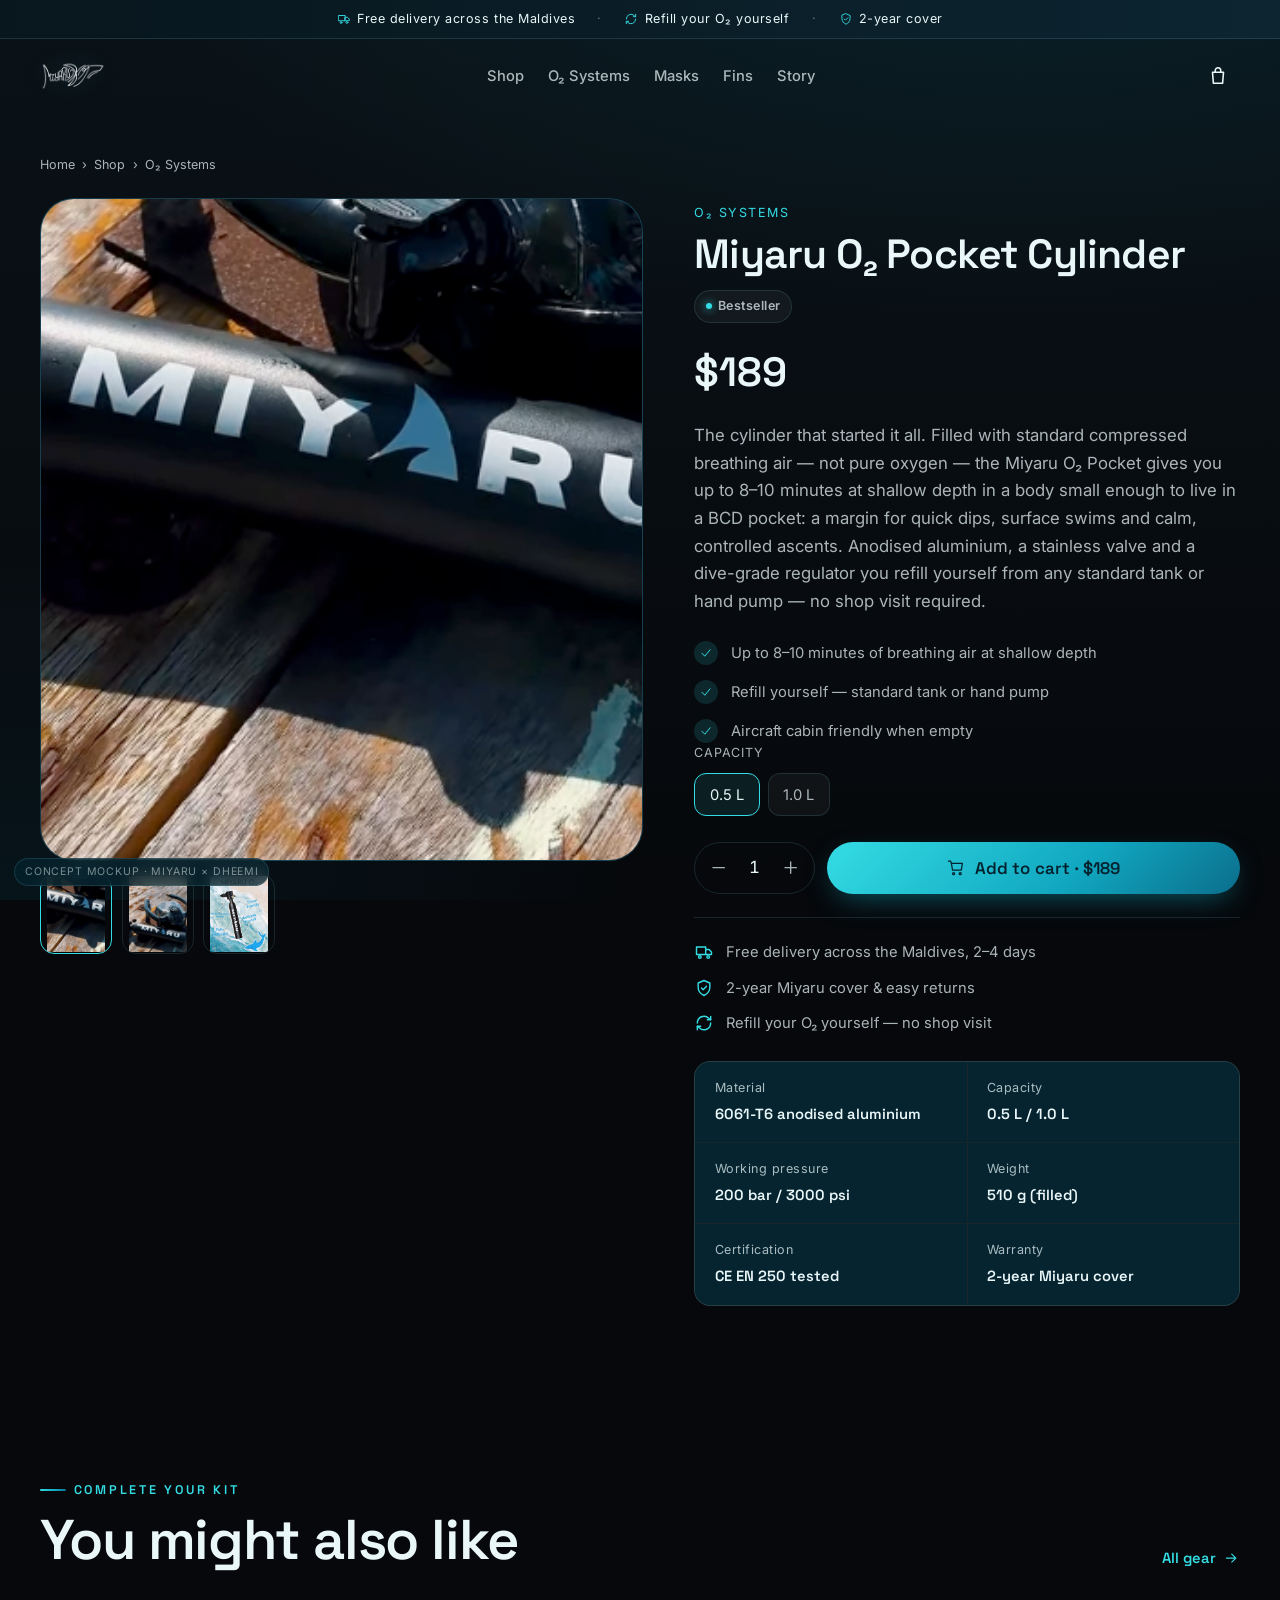
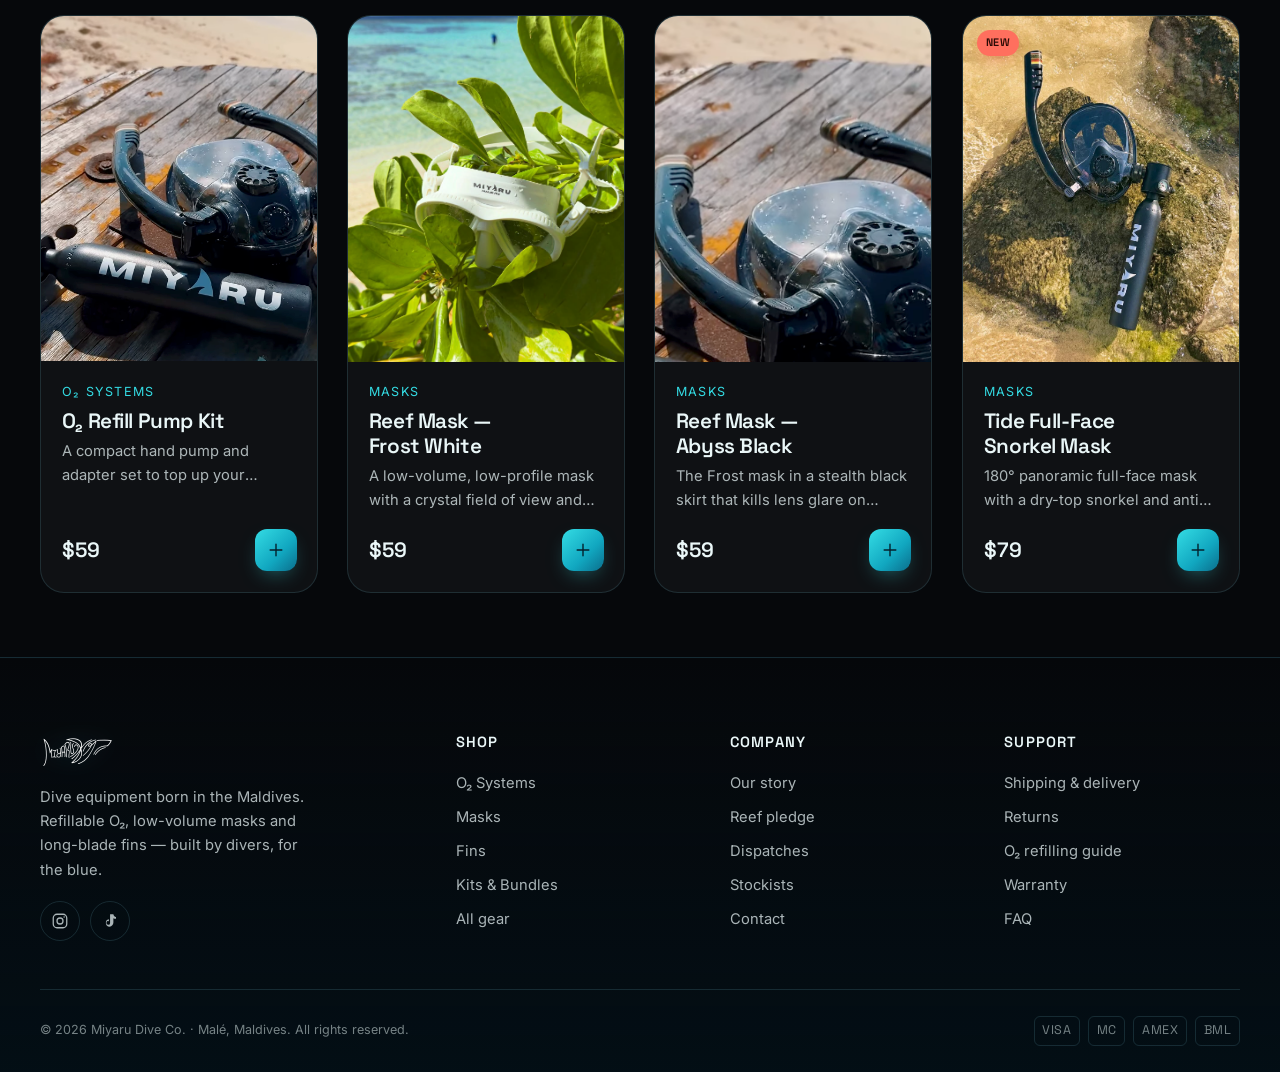
<file: product.html>
<!DOCTYPE html>
<html lang="en">
<head>
  <meta charset="UTF-8">
  <meta name="viewport" content="width=device-width, initial-scale=1">
  <title>Product · Miyaru Dive Equipment</title>
  <meta name="description" content="Miyaru dive gear — refillable O₂ cylinders, low-volume masks and long-blade fins, engineered on Maldivian reefs.">
  <meta name="theme-color" content="#02131c">
  <link rel="icon" href="assets/favicon.svg" type="image/svg+xml">
  <link rel="preconnect" href="https://fonts.googleapis.com">
  <link rel="preconnect" href="https://fonts.gstatic.com" crossorigin>
  <link href="https://fonts.googleapis.com/css2?family=Inter:wght@400;500;600;700&family=Space+Grotesk:wght@400;500;600;700&display=swap" rel="stylesheet">
  <link rel="stylesheet" href="css/styles.css">
</head>
<body data-page="product" data-year="2026">

  <main>
    <section class="section" style="padding-top:clamp(1.6rem,4vw,2.6rem)">
      <div class="container wide" id="pdp"><!-- rendered by app.js --></div>
    </section>

    <section class="section tight" id="related-sec">
      <div class="container wide">
        <div class="split-head">
          <div>
            <span class="eyebrow reveal fade">Complete your kit</span>
            <h2 class="reveal">You might also like</h2>
          </div>
          <a class="link-arrow reveal" href="shop.html">All gear
            <svg viewBox="0 0 24 24" fill="none" stroke="currentColor" stroke-width="1.7" stroke-linecap="round" stroke-linejoin="round"><path d="M5 12h14M13 6l6 6-6 6"/></svg></a>
        </div>
        <div class="product-grid" id="relatedGrid"></div>
      </div>
    </section>
  </main>

  <script src="js/products.js"></script>
  <script src="js/app.js"></script>
</body>
</html>
</file>
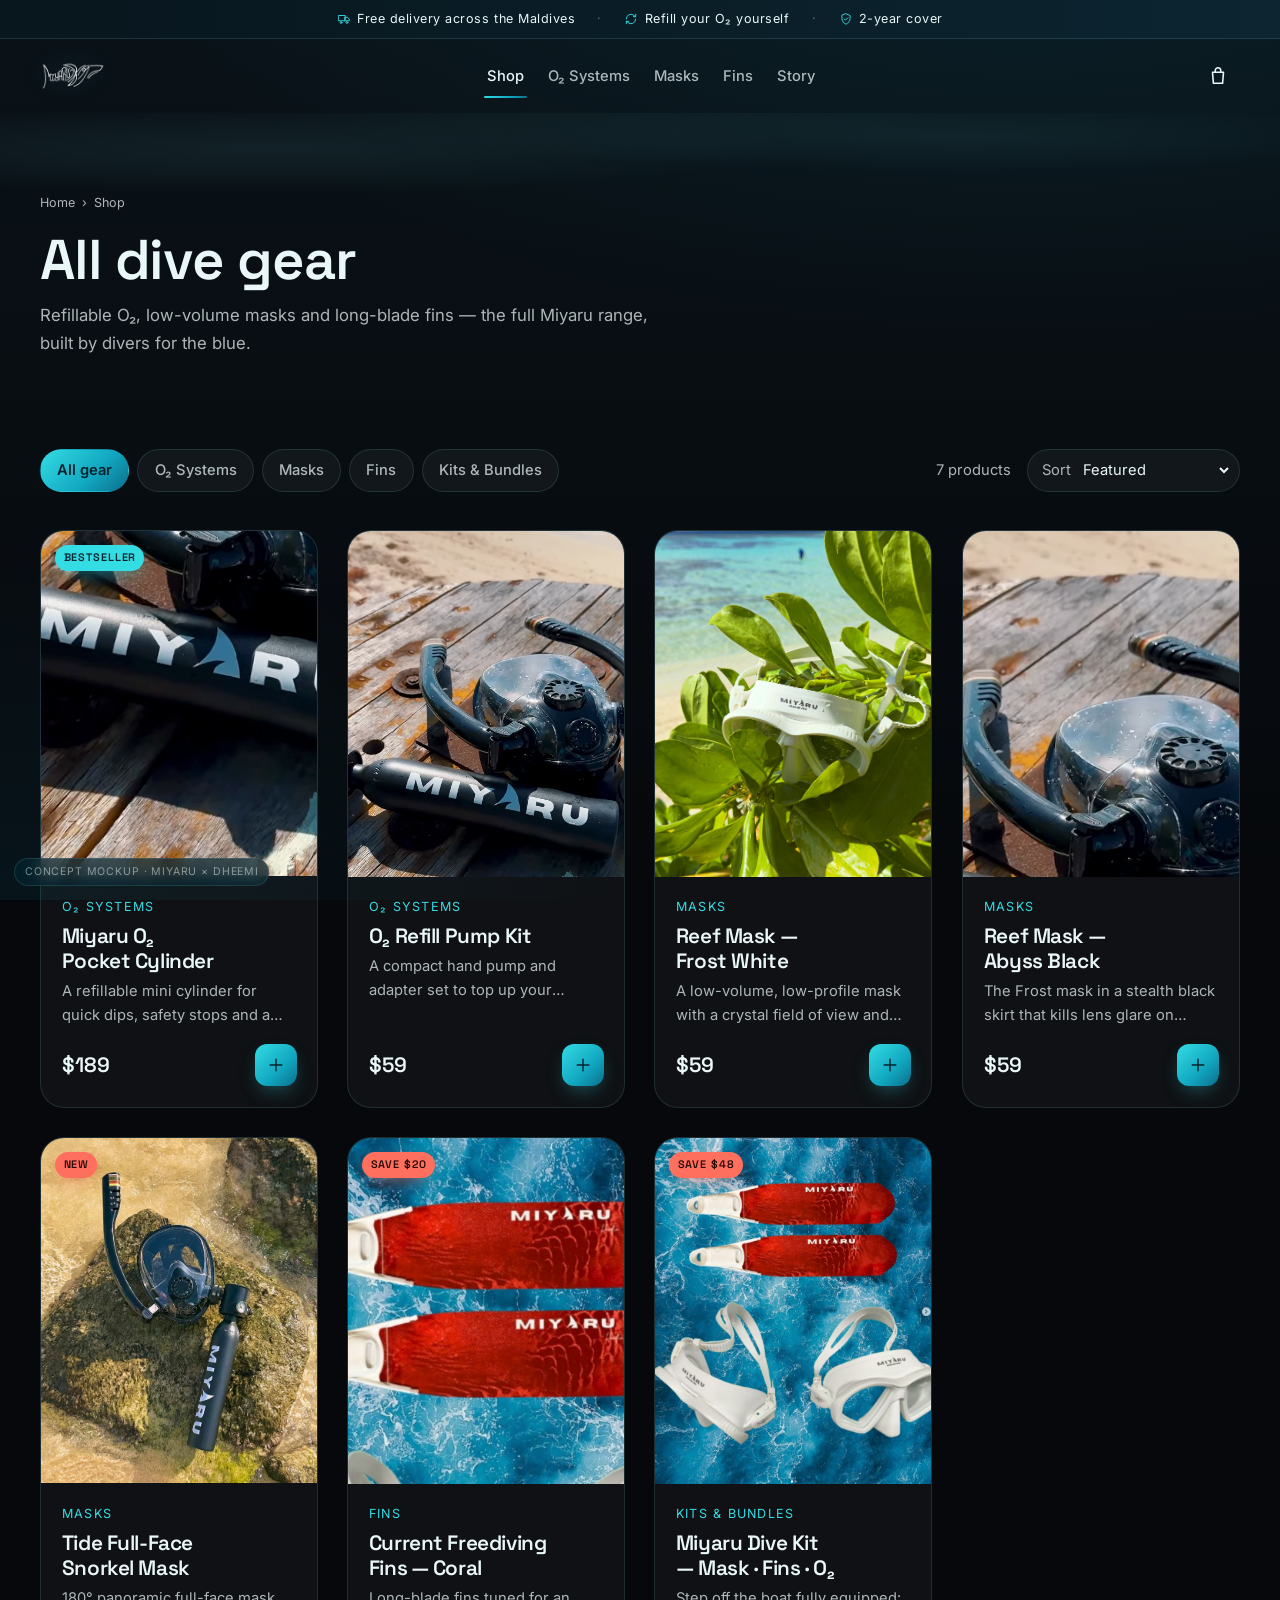
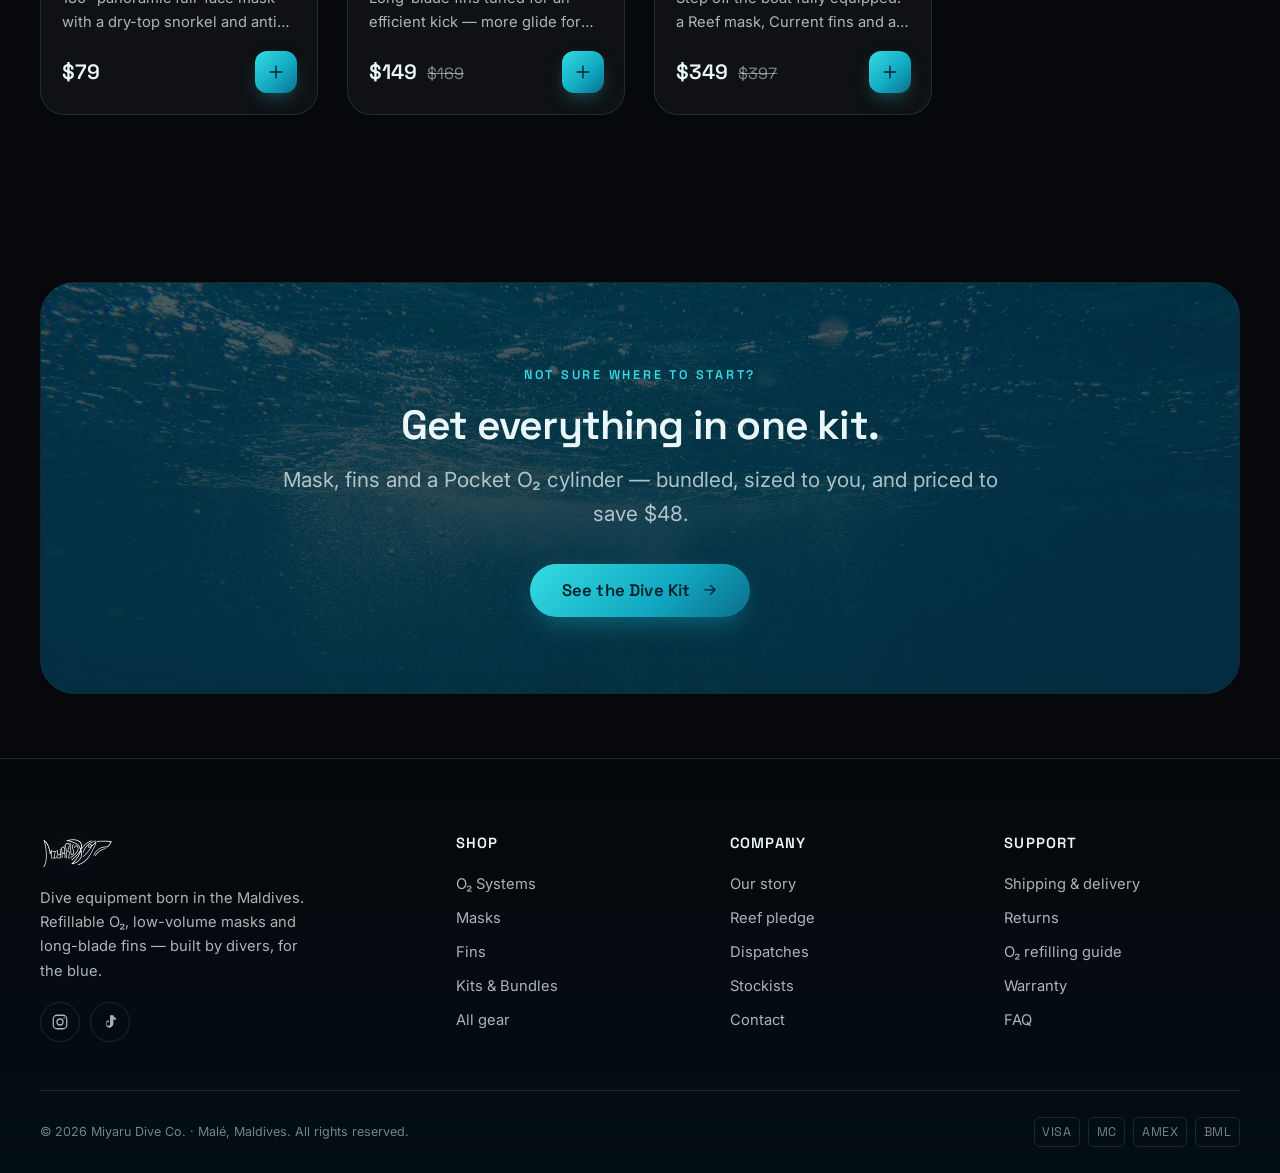
<file: shop.html>
<!DOCTYPE html>
<html lang="en">
<head>
  <meta charset="UTF-8">
  <meta name="viewport" content="width=device-width, initial-scale=1">
  <title>Shop · Miyaru Dive Equipment</title>
  <meta name="description" content="Shop Miyaru dive gear — refillable O₂ pocket cylinders, low-volume and full-face masks, and long-blade freediving fins. Free delivery across the Maldives.">
  <meta name="theme-color" content="#02131c">
  <link rel="icon" href="assets/favicon.svg" type="image/svg+xml">
  <link rel="preconnect" href="https://fonts.googleapis.com">
  <link rel="preconnect" href="https://fonts.gstatic.com" crossorigin>
  <link href="https://fonts.googleapis.com/css2?family=Inter:wght@400;500;600;700&family=Space+Grotesk:wght@400;500;600;700&display=swap" rel="stylesheet">
  <link rel="stylesheet" href="css/styles.css">
</head>
<body data-page="shop" data-year="2026">

  <main>
    <section class="page-hero">
      <div class="caustics"></div>
      <div class="bubbles" data-bubbles="8"></div>
      <div class="container wide">
        <nav class="breadcrumb"><a href="index.html">Home</a> <span>›</span> <span>Shop</span></nav>
        <h1 id="shopTitle">All dive gear</h1>
        <p id="shopDesc">Refillable O₂, low-volume masks and long-blade fins — the full Miyaru range, built by divers for the blue.</p>
      </div>
    </section>

    <section class="section" style="padding-top:clamp(1.4rem,3vw,2.2rem)">
      <div class="container wide">
        <div class="shop-toolbar">
          <div class="filter-pills" id="filterPills" role="group" aria-label="Filter by category"></div>
          <div style="display:flex;align-items:center;gap:1rem;flex-wrap:wrap">
            <span class="result-count" id="resultCount"></span>
            <div class="sort-select">
              <span>Sort</span>
              <select id="sortSelect" aria-label="Sort products">
                <option value="featured">Featured</option>
                <option value="price-asc">Price · low to high</option>
                <option value="price-desc">Price · high to low</option>
                <option value="rating">Top rated</option>
              </select>
            </div>
          </div>
        </div>
        <div class="product-grid" id="shopGrid"></div>
      </div>
    </section>

    <section class="section tight">
      <div class="container wide">
        <div class="cta-band reveal fade">
          <img src="assets/img/caustics.jpg" alt="">
          <span class="eyebrow center" style="justify-content:center">Not sure where to start?</span>
          <h2 style="margin:1rem 0;font-size:var(--fs-xl)">Get everything in one kit.</h2>
          <p class="lede">Mask, fins and a Pocket O₂ cylinder — bundled, sized to you, and priced to save $48.</p>
          <div class="hero-cta">
            <a class="btn btn-lg" href="product.html?id=kit-explorer">See the Dive Kit
              <svg class="ico" viewBox="0 0 24 24" fill="none" stroke="currentColor" stroke-width="1.7" stroke-linecap="round" stroke-linejoin="round"><path d="M5 12h14M13 6l6 6-6 6"/></svg></a>
          </div>
        </div>
      </div>
    </section>
  </main>

  <script src="js/products.js"></script>
  <script src="js/app.js"></script>
</body>
</html>
</file>
<file: css/styles.css>
/* =====================================================================
   MIYARU — Dive Equipment, born in the Maldives
   Ocean-themed ecommerce mockup · vanilla CSS design system
   Author: GTS / Dheemi  ·  Mockup build
   --------------------------------------------------------------------
   Contents
   01 Tokens & theme
   02 Reset & base
   03 Typography
   04 Layout primitives (container, section, grid)
   05 Buttons & chips
   06 Ambient ocean effects (caustics, bubbles, waves, glow)
   07 Header / announcement / navigation (desktop + mobile)
   08 Hero
   09 Marquee
   10 Feature / value props
   11 Category cards
   12 Product cards & grids
   13 Split feature blocks
   14 Stats
   15 Gallery
   16 Testimonials
   17 CTA band & newsletter
   18 Footer
   19 Cart drawer, backdrop, toast
   20 Shop page (filters / toolbar)
   21 Product detail page
   22 Checkout page
   23 Reveal animations & motion preferences
   24 Responsive refinements
   ===================================================================== */

/* ---------- 01 Tokens & theme ---------- */
:root {
  /* Ocean palette — blackish base, ocean accents */
  --abyss:   #06080b;
  --deep:    #0a1116;
  --ocean:   #0e2a36;
  --tide:    #0b6e8c;
  --lagoon:  #11a7c0;
  --aqua:    #34dce4;
  --aqua-2:  #6ff0ea;
  --foam:    #eaf7f8;
  --mist:    #b9d4d9;
  --sand:    #ece2cd;
  --coral:   #ff6f5e;
  --coral-2: #ff8a73;
  --ink:     #061019;
  --paper:   #f3fafb;
  --paper-2: #e6f1f3;

  /* Semantic */
  --bg:            var(--abyss);
  --text:          var(--foam);
  --text-soft:     rgba(234, 247, 248, 0.72);
  --text-faint:    rgba(234, 247, 248, 0.50);
  --line:          rgba(120, 200, 215, 0.16);
  --line-strong:   rgba(120, 200, 215, 0.30);
  --card:          rgba(255, 255, 255, 0.045);
  --card-2:        rgba(255, 255, 255, 0.07);
  --glass:         rgba(4, 24, 33, 0.55);

  /* Brand gradients */
  --grad-aqua:  linear-gradient(135deg, var(--aqua) 0%, var(--lagoon) 60%, var(--tide) 100%);
  --grad-deep:  linear-gradient(180deg, #0a1218 0%, #06080b 100%);
  --grad-text:  linear-gradient(100deg, var(--aqua-2), var(--aqua) 45%, var(--lagoon));

  /* Type */
  --font-display: "Space Grotesk", "Inter", system-ui, sans-serif;
  --font-body:    "Inter", system-ui, -apple-system, "Segoe UI", Roboto, sans-serif;

  /* Fluid type scale */
  --fs-xs:   clamp(0.72rem, 0.69rem + 0.12vw, 0.80rem);
  --fs-sm:   clamp(0.82rem, 0.78rem + 0.18vw, 0.92rem);
  --fs-base: clamp(0.95rem, 0.91rem + 0.22vw, 1.05rem);
  --fs-md:   clamp(1.08rem, 1.00rem + 0.42vw, 1.30rem);
  --fs-lg:   clamp(1.30rem, 1.12rem + 0.85vw, 1.75rem);
  --fs-xl:   clamp(1.70rem, 1.30rem + 1.70vw, 2.55rem);
  --fs-2xl:  clamp(2.15rem, 1.55rem + 2.80vw, 3.50rem);
  --fs-3xl:  clamp(2.70rem, 1.70rem + 4.80vw, 5.20rem);

  /* Spacing */
  --space-1: 0.35rem;
  --space-2: 0.6rem;
  --space-3: 0.9rem;
  --space-4: 1.3rem;
  --space-5: 2rem;
  --space-6: 3rem;
  --space-7: clamp(3rem, 6vw, 6rem);
  --section-y: clamp(3.5rem, 8vw, 7.5rem);

  /* Geometry */
  --container: 1200px;
  --container-wide: 1340px;
  --radius-s: 10px;
  --radius:   16px;
  --radius-l: 24px;
  --radius-xl: 34px;

  /* Shadows */
  --shadow-s: 0 4px 16px rgba(0, 12, 20, 0.30);
  --shadow:   0 18px 50px -18px rgba(0, 18, 28, 0.65);
  --shadow-l: 0 40px 90px -30px rgba(0, 20, 32, 0.75);
  --glow:     0 0 0 1px rgba(52, 220, 228, 0.25), 0 14px 50px -10px rgba(17, 167, 192, 0.45);

  --header-h: 74px;
  --ease: cubic-bezier(0.16, 0.84, 0.32, 1);
  --ease-out: cubic-bezier(0.22, 1, 0.36, 1);
}

/* ---------- 02 Reset & base ---------- */
*, *::before, *::after { box-sizing: border-box; }
* { margin: 0; }

html {
  -webkit-text-size-adjust: 100%;
  text-size-adjust: 100%;
  scroll-behavior: smooth;
  scroll-padding-top: calc(var(--header-h) + 16px);
}

body {
  font-family: var(--font-body);
  font-size: var(--fs-base);
  line-height: 1.65;
  color: var(--text);
  background: var(--bg);
  overflow-x: hidden;
  -webkit-font-smoothing: antialiased;
  text-rendering: optimizeLegibility;
  min-height: 100vh;
  position: relative;
}

/* Deep-sea base wash applied behind everything */
body::before {
  content: "";
  position: fixed;
  inset: 0;
  z-index: -2;
  background:
    radial-gradient(120% 80% at 80% -10%, rgba(17, 167, 192, 0.10), transparent 60%),
    radial-gradient(90% 70% at 0% 100%, rgba(11, 110, 140, 0.12), transparent 55%),
    var(--grad-deep);
}

img, svg, video, picture { display: block; max-width: 100%; height: auto; }
img { border-style: none; }
/* Global icon default — any icon() SVG is constrained unless a more specific rule overrides */
svg.ico { width: 1.15em; height: 1.15em; flex: 0 0 auto; }
a { color: inherit; text-decoration: none; }
button { font: inherit; color: inherit; cursor: pointer; background: none; border: none; }
input, select, textarea { font: inherit; color: inherit; }
ul, ol { list-style: none; padding: 0; }
:focus-visible {
  outline: 2px solid var(--aqua);
  outline-offset: 3px;
  border-radius: 4px;
}
::selection { background: rgba(52, 220, 228, 0.30); color: #fff; }

/* ---------- 03 Typography ---------- */
h1, h2, h3, h4, h5 {
  font-family: var(--font-display);
  font-weight: 600;
  line-height: 1.07;
  letter-spacing: -0.02em;
  color: var(--foam);
  text-wrap: balance;
}
h1 { font-size: var(--fs-3xl); }
h2 { font-size: var(--fs-2xl); }
h3 { font-size: var(--fs-lg); }
p { text-wrap: pretty; }

.eyebrow {
  display: inline-flex;
  align-items: center;
  gap: 0.6em;
  font-family: var(--font-display);
  font-size: var(--fs-xs);
  font-weight: 600;
  letter-spacing: 0.22em;
  text-transform: uppercase;
  color: var(--aqua);
}
.eyebrow::before {
  content: "";
  width: 26px; height: 2px;
  background: var(--grad-aqua);
  border-radius: 2px;
}
.eyebrow.center::before { display: none; }

.lede { font-size: var(--fs-md); color: var(--text-soft); max-width: 56ch; }
.text-grad {
  background: var(--grad-text);
  -webkit-background-clip: text;
  background-clip: text;
  color: transparent;
}
.muted { color: var(--text-soft); }

/* ---------- 04 Layout primitives ---------- */
.container {
  width: 100%;
  max-width: var(--container);
  margin-inline: auto;
  padding-inline: clamp(1.1rem, 4vw, 2.5rem);
}
.container.wide { max-width: var(--container-wide); }
.section { padding-block: var(--section-y); position: relative; }
.section.tight { padding-block: clamp(2.5rem, 5vw, 4rem); }

.section-head { max-width: 62ch; margin-bottom: clamp(2rem, 4vw, 3.2rem); }
.section-head.center { margin-inline: auto; text-align: center; }
.section-head .eyebrow { margin-bottom: var(--space-3); }
.section-head h2 { margin-bottom: var(--space-3); }

.split-head {
  display: flex;
  align-items: flex-end;
  justify-content: space-between;
  gap: var(--space-4);
  flex-wrap: wrap;
  margin-bottom: clamp(1.8rem, 3.5vw, 3rem);
}
.split-head .eyebrow { margin-bottom: var(--space-2); }

.grid { display: grid; gap: clamp(1rem, 2.2vw, 1.8rem); }
.cols-2 { grid-template-columns: repeat(2, minmax(0, 1fr)); }
.cols-3 { grid-template-columns: repeat(3, minmax(0, 1fr)); }
.cols-4 { grid-template-columns: repeat(4, minmax(0, 1fr)); }

.surface-light {
  background:
    radial-gradient(100% 120% at 90% 0%, rgba(17, 167, 192, 0.08), transparent 55%),
    linear-gradient(180deg, #f6fbfc 0%, #e9f3f5 100%);
  color: var(--ink);
}
.surface-light h1, .surface-light h2, .surface-light h3, .surface-light h4 { color: #062430; }
.surface-light .lede, .surface-light .muted { color: #3a5560; }
.surface-light .eyebrow { color: var(--tide); }

/* ---------- 05 Buttons & chips ---------- */
.btn {
  --btn-bg: var(--grad-aqua);
  display: inline-flex;
  align-items: center;
  justify-content: center;
  gap: 0.6em;
  padding: 0.92em 1.6em;
  font-family: var(--font-display);
  font-weight: 600;
  font-size: var(--fs-sm);
  letter-spacing: 0.01em;
  line-height: 1;
  border-radius: 100px;
  color: #04222e;
  background: var(--btn-bg);
  white-space: nowrap;
  transition: transform 0.4s var(--ease), box-shadow 0.4s var(--ease), filter 0.3s ease;
  box-shadow: 0 10px 30px -10px rgba(17, 167, 192, 0.6);
  position: relative;
  isolation: isolate;
}
.btn:hover { transform: translateY(-2px); box-shadow: 0 16px 42px -10px rgba(52, 220, 228, 0.7); }
.btn:active { transform: translateY(0); }
.btn .ico { width: 1.05em; height: 1.05em; }

.btn-ghost {
  --btn-bg: transparent;
  color: var(--foam);
  border: 1px solid var(--line-strong);
  box-shadow: none;
  -webkit-backdrop-filter: blur(6px);
  backdrop-filter: blur(6px);
}
.btn-ghost:hover {
  border-color: var(--aqua);
  background: rgba(52, 220, 228, 0.08);
  box-shadow: none;
}
.btn-coral { --btn-bg: linear-gradient(135deg, var(--coral-2), var(--coral)); color: #fff; box-shadow: 0 10px 30px -10px rgba(255, 111, 94, 0.6); }
.btn-coral:hover { box-shadow: 0 16px 42px -10px rgba(255, 111, 94, 0.7); }
.btn-dark { --btn-bg: #062430; color: var(--foam); }
.btn-block { width: 100%; }
.btn-lg { padding: 1.05em 1.9em; font-size: var(--fs-base); }
.btn-sm { padding: 0.7em 1.15em; font-size: var(--fs-xs); }
.btn:disabled, .btn[aria-disabled="true"] { opacity: 0.5; pointer-events: none; }

.link-arrow {
  display: inline-flex;
  align-items: center;
  gap: 0.5em;
  font-family: var(--font-display);
  font-weight: 600;
  font-size: var(--fs-sm);
  color: var(--aqua);
  transition: gap 0.3s var(--ease);
}
.link-arrow svg { width: 1.1em; height: 1.1em; transition: transform 0.3s var(--ease); }
.link-arrow:hover { gap: 0.8em; }
.link-arrow:hover svg { transform: translateX(3px); }
.surface-light .link-arrow { color: var(--tide); }

.chip {
  display: inline-flex;
  align-items: center;
  gap: 0.45em;
  padding: 0.4em 0.85em;
  font-size: var(--fs-xs);
  font-weight: 600;
  letter-spacing: 0.04em;
  border-radius: 100px;
  border: 1px solid var(--line);
  background: var(--card);
  color: var(--text-soft);
}
.chip .dot { width: 6px; height: 6px; border-radius: 50%; background: var(--aqua); box-shadow: 0 0 8px var(--aqua); }

.badge {
  position: absolute;
  top: 0.9rem;
  left: 0.9rem;
  z-index: 3;
  padding: 0.36em 0.75em;
  font-family: var(--font-display);
  font-size: 0.68rem;
  font-weight: 600;
  letter-spacing: 0.08em;
  text-transform: uppercase;
  border-radius: 100px;
  color: #04222e;
  background: var(--aqua);
  box-shadow: 0 6px 18px -6px rgba(52, 220, 228, 0.7);
}
.badge.coral { background: var(--coral); color: #2a0a05; box-shadow: 0 6px 18px -6px rgba(255, 111, 94, 0.7); }
.badge.sand  { background: var(--sand); color: #4a3e22; }

/* ---------- 06 Ambient ocean effects ---------- */
/* Caustic light shimmer layer */
.caustics {
  position: absolute;
  inset: 0;
  pointer-events: none;
  z-index: 0;
  opacity: 0.5;
  background:
    radial-gradient(60% 22% at 20% 12%, rgba(120, 240, 240, 0.16), transparent 70%),
    radial-gradient(50% 18% at 75% 8%, rgba(120, 240, 240, 0.12), transparent 70%),
    radial-gradient(40% 30% at 50% -5%, rgba(120, 240, 240, 0.10), transparent 70%);
  mix-blend-mode: screen;
  animation: caustic-drift 18s ease-in-out infinite alternate;
}
@keyframes caustic-drift {
  0%   { transform: translate3d(-2%, 0, 0) scale(1.02); opacity: 0.35; }
  50%  { opacity: 0.6; }
  100% { transform: translate3d(3%, 1.5%, 0) scale(1.08); opacity: 0.4; }
}

/* Light-ray sweep */
.light-rays {
  position: absolute;
  inset: -20% 0 auto 0;
  height: 140%;
  pointer-events: none;
  z-index: 0;
  background: conic-gradient(from 200deg at 60% -10%,
    transparent 0deg,
    rgba(120, 240, 240, 0.08) 20deg,
    transparent 40deg,
    rgba(120, 240, 240, 0.06) 70deg,
    transparent 100deg);
  filter: blur(6px);
  mix-blend-mode: screen;
  opacity: 0.7;
  animation: ray-sway 14s ease-in-out infinite alternate;
  transform-origin: 60% 0;
}
@keyframes ray-sway {
  from { transform: rotate(-4deg) scaleY(1); }
  to   { transform: rotate(4deg) scaleY(1.05); }
}

/* Bubbles (JS-generated .bubble elements inside .bubbles) */
.bubbles { position: absolute; inset: 0; overflow: hidden; pointer-events: none; z-index: 1; }
.bubble {
  position: absolute;
  bottom: -10%;
  border-radius: 50%;
  background: radial-gradient(circle at 30% 30%, rgba(255,255,255,0.6), rgba(120,240,240,0.10) 60%, transparent 70%);
  border: 1px solid rgba(255, 255, 255, 0.12);
  animation: bubble-rise linear infinite;
  will-change: transform, opacity;
}
@keyframes bubble-rise {
  0%   { transform: translateY(0) translateX(0) scale(0.6); opacity: 0; }
  10%  { opacity: 0.8; }
  50%  { transform: translateY(-55vh) translateX(14px) scale(1); }
  90%  { opacity: 0.5; }
  100% { transform: translateY(-110vh) translateX(-10px) scale(1.05); opacity: 0; }
}

/* Wave divider */
.wave-divider { position: relative; line-height: 0; width: 100%; overflow: hidden; }
.wave-divider svg { width: 100%; height: clamp(40px, 7vw, 90px); display: block; }
.wave-divider .w-fill { fill: var(--paper); }
.wave-divider.flip svg { transform: rotate(180deg); }
.wave-divider.to-dark .w-fill { fill: var(--abyss); }

/* Soft floating shark/manta silhouette accent */
.silhouette {
  position: absolute;
  pointer-events: none;
  z-index: 0;
  opacity: 0.10;
  color: var(--aqua);
  animation: drift 26s ease-in-out infinite alternate;
}
@keyframes drift {
  from { transform: translate3d(0, 0, 0) rotate(-2deg); }
  to   { transform: translate3d(28px, -22px, 0) rotate(3deg); }
}

/* ---------- 07 Header / announcement / nav ---------- */
.announce {
  position: relative;
  z-index: 60;
  background: linear-gradient(90deg, #08161d, #0c2531);
  border-bottom: 1px solid var(--line);
  color: var(--foam);
  font-size: var(--fs-xs);
  letter-spacing: 0.04em;
}
.announce .container {
  display: flex;
  align-items: center;
  justify-content: center;
  gap: 1.4rem;
  min-height: 38px;
  padding-block: 0.4rem;
  text-align: center;
}
.announce .a-item { display: inline-flex; align-items: center; gap: 0.5em; white-space: nowrap; }
.announce .a-item svg { width: 14px; height: 14px; color: var(--aqua); opacity: 0.95; }
.announce .a-sep { opacity: 0.4; }

.site-header {
  position: sticky;
  top: 0;
  z-index: 50;
  transition: background 0.4s var(--ease), box-shadow 0.4s var(--ease), backdrop-filter 0.4s var(--ease);
}
.site-header .bar {
  display: flex;
  align-items: center;
  gap: var(--space-4);
  min-height: var(--header-h);
  padding-block: 0.5rem;
}
.site-header.scrolled {
  background: var(--glass);
  backdrop-filter: blur(16px) saturate(140%);
  -webkit-backdrop-filter: blur(16px) saturate(140%);
  box-shadow: 0 10px 40px -22px rgba(0, 0, 0, 0.8);
  border-bottom: 1px solid var(--line);
}

.brand { display: inline-flex; align-items: center; gap: 0.7rem; flex-shrink: 0; }
.brand img {
  height: 30px;
  width: auto;
  filter: drop-shadow(0 0 12px rgba(52, 220, 228, 0.22));
}
.footer-brand .brand img { height: 34px; }
.brand .wordmark {
  font-family: var(--font-display);
  font-weight: 600;
  font-size: 1.15rem;
  letter-spacing: 0.32em;
  text-transform: uppercase;
  color: var(--foam);
}

.nav { display: flex; align-items: center; gap: clamp(0.4rem, 1.4vw, 1.1rem); margin-inline: auto; }
.nav a {
  position: relative;
  padding: 0.5rem 0.2rem;
  font-size: var(--fs-sm);
  font-weight: 500;
  color: var(--text-soft);
  transition: color 0.25s ease;
}
.nav a::after {
  content: "";
  position: absolute;
  left: 0; right: 0; bottom: -2px;
  height: 2px;
  background: var(--grad-aqua);
  border-radius: 2px;
  transform: scaleX(0);
  transform-origin: left;
  transition: transform 0.35s var(--ease);
}
.nav a:hover, .nav a[aria-current="page"] { color: var(--foam); }
.nav a:hover::after, .nav a[aria-current="page"]::after { transform: scaleX(1); }

.header-actions { display: flex; align-items: center; gap: 0.5rem; flex-shrink: 0; }
.icon-btn {
  display: inline-flex;
  align-items: center;
  justify-content: center;
  width: 44px; height: 44px;
  border-radius: 50%;
  color: var(--foam);
  border: 1px solid transparent;
  transition: background 0.25s ease, border-color 0.25s ease, transform 0.25s ease;
  position: relative;
}
.icon-btn:hover { background: var(--card-2); border-color: var(--line); }
.icon-btn svg { width: 22px; height: 22px; }
.cart-count {
  position: absolute;
  top: 6px; right: 6px;
  min-width: 16px; height: 16px;
  padding: 0 4px;
  display: inline-flex; align-items: center; justify-content: center;
  font-family: var(--font-display);
  font-size: 0.6rem;
  font-weight: 700;
  line-height: 1;
  border-radius: 100px;
  background: var(--coral);
  color: #2a0a05;
  box-shadow: 0 0 0 2px var(--abyss);
  transform: scale(0);
  transform-origin: center;
  transition: transform 0.3s var(--ease);
}
.cart-count.show { transform: scale(1); }
.cart-count.bump { animation: bump 0.45s var(--ease); }
@keyframes bump { 0%,100% { transform: scale(1);} 40% { transform: scale(1.4);} }

.hamburger { display: none; }
.hamburger span {
  display: block;
  width: 22px; height: 2px;
  background: var(--foam);
  border-radius: 2px;
  transition: transform 0.35s var(--ease), opacity 0.25s ease;
}
.hamburger span + span { margin-top: 5px; }
body.nav-open .hamburger span:nth-child(1) { transform: translateY(7px) rotate(45deg); }
body.nav-open .hamburger span:nth-child(2) { opacity: 0; }
body.nav-open .hamburger span:nth-child(3) { transform: translateY(-7px) rotate(-45deg); }
/* Keep the toggle (and brand) clickable above the full-bleed overlay */
body.nav-open .site-header { z-index: 66; }
body.nav-open #navToggle { position: relative; z-index: 67; }

/* Mobile nav overlay */
.nav-overlay {
  position: fixed;
  inset: 0;
  z-index: 65;
  background: linear-gradient(180deg, rgba(2,19,28,0.98), rgba(4,33,46,0.98));
  backdrop-filter: blur(14px);
  -webkit-backdrop-filter: blur(14px);
  display: flex;
  flex-direction: column;
  justify-content: center;
  padding: calc(var(--header-h) + 2rem) clamp(1.5rem, 8vw, 4rem) 3rem;
  opacity: 0;
  visibility: hidden;
  transform: translateY(-12px);
  transition: opacity 0.4s var(--ease), transform 0.4s var(--ease), visibility 0.4s;
  overflow-y: auto;
}
body.nav-open .nav-overlay { opacity: 1; visibility: visible; transform: translateY(0); }
.nav-overlay nav { display: flex; flex-direction: column; gap: 0.4rem; }
.nav-overlay a {
  font-family: var(--font-display);
  font-size: clamp(1.6rem, 7vw, 2.4rem);
  font-weight: 600;
  letter-spacing: -0.01em;
  color: var(--foam);
  padding: 0.4rem 0;
  border-bottom: 1px solid var(--line);
  display: flex;
  justify-content: space-between;
  align-items: center;
  opacity: 0;
  transform: translateX(-16px);
}
body.nav-open .nav-overlay a { animation: nav-in 0.5s var(--ease) forwards; }
body.nav-open .nav-overlay a:nth-child(1) { animation-delay: 0.08s; }
body.nav-open .nav-overlay a:nth-child(2) { animation-delay: 0.14s; }
body.nav-open .nav-overlay a:nth-child(3) { animation-delay: 0.20s; }
body.nav-open .nav-overlay a:nth-child(4) { animation-delay: 0.26s; }
body.nav-open .nav-overlay a:nth-child(5) { animation-delay: 0.32s; }
body.nav-open .nav-overlay a:nth-child(6) { animation-delay: 0.38s; }
@keyframes nav-in { to { opacity: 1; transform: translateX(0); } }
.nav-overlay a span { color: var(--aqua); font-size: 1rem; }
.nav-overlay a svg { width: 24px; height: 24px; color: var(--aqua); flex: 0 0 auto; }
.nav-overlay .ov-foot { margin-top: 2rem; display: flex; flex-direction: column; gap: 1rem; }
.nav-overlay .ov-social { display: flex; gap: 0.8rem; }

/* ---------- 08 Hero ---------- */
.hero {
  position: relative;
  min-height: min(92vh, 880px);
  min-height: min(92dvh, 880px);
  display: flex;
  align-items: center;
  overflow: hidden;
  isolation: isolate;
}
.hero-media { position: absolute; inset: 0; z-index: -1; }
.hero-media img {
  width: 100%; height: 100%;
  object-fit: cover;
  object-position: center 40%;
  transform: scale(1.08);
  will-change: transform;
}
.hero-media::after {
  content: "";
  position: absolute; inset: 0;
  background:
    linear-gradient(180deg, rgba(2,19,28,0.55) 0%, rgba(2,19,28,0.25) 35%, rgba(2,19,28,0.78) 100%),
    linear-gradient(95deg, rgba(2,19,28,0.85) 0%, rgba(2,19,28,0.25) 55%, transparent 100%);
}
.hero-inner { position: relative; z-index: 2; padding-block: clamp(5rem, 12vh, 8rem); max-width: 48rem; }
.hero h1 { margin: 0.6rem 0 1.2rem; }
.hero .lede { margin-bottom: 2rem; }
.hero-cta { display: flex; flex-wrap: wrap; gap: 0.9rem; }
.hero-stats {
  display: flex;
  flex-wrap: wrap;
  gap: clamp(1.2rem, 4vw, 2.8rem);
  margin-top: clamp(2.2rem, 5vw, 3.4rem);
  padding-top: 1.6rem;
  border-top: 1px solid var(--line);
}
.hero-stats .s-val { font-family: var(--font-display); font-size: var(--fs-lg); font-weight: 600; color: var(--foam); }
.hero-stats .s-lbl { font-size: var(--fs-xs); color: var(--text-soft); letter-spacing: 0.04em; }
.scroll-hint {
  position: absolute;
  bottom: 1.4rem; left: 50%;
  transform: translateX(-50%);
  z-index: 3;
  display: flex; flex-direction: column; align-items: center; gap: 0.5rem;
  font-size: var(--fs-xs);
  letter-spacing: 0.2em;
  text-transform: uppercase;
  color: var(--text-faint);
}
.scroll-hint .mouse {
  width: 22px; height: 36px;
  border: 1.5px solid var(--line-strong);
  border-radius: 100px;
  position: relative;
}
.scroll-hint .mouse::after {
  content: "";
  position: absolute; top: 7px; left: 50%;
  width: 3px; height: 7px;
  margin-left: -1.5px;
  border-radius: 100px;
  background: var(--aqua);
  animation: scroll-dot 1.8s ease-in-out infinite;
}
@keyframes scroll-dot { 0% { opacity: 0; transform: translateY(0);} 30% {opacity:1;} 70%{opacity:1;} 100%{opacity:0;transform:translateY(12px);} }

/* ---------- 09 Marquee ---------- */
.marquee {
  border-block: 1px solid var(--line);
  background: rgba(255,255,255,0.02);
  overflow: hidden;
  padding-block: clamp(0.9rem, 2vw, 1.3rem);
}
.marquee-track {
  display: flex;
  align-items: center;
  gap: 2.5rem;
  width: max-content;
  animation: marquee 32s linear infinite;
}
.marquee:hover .marquee-track { animation-play-state: paused; }
.marquee-track .m-item {
  display: inline-flex; align-items: center; gap: 0.7rem;
  font-family: var(--font-display);
  font-size: var(--fs-md);
  font-weight: 500;
  letter-spacing: 0.02em;
  color: var(--text-soft);
  white-space: nowrap;
}
.marquee-track .m-item svg { width: 20px; height: 20px; color: var(--aqua); }
.marquee-track .m-star { color: var(--aqua); }
@keyframes marquee { to { transform: translateX(-50%); } }

/* ---------- 10 Feature / value props ---------- */
.feature-card {
  position: relative;
  padding: clamp(1.4rem, 3vw, 2rem);
  border-radius: var(--radius-l);
  background: var(--card);
  border: 1px solid var(--line);
  overflow: hidden;
  transition: transform 0.5s var(--ease), border-color 0.4s ease, background 0.4s ease;
}
.feature-card:hover { transform: translateY(-6px); border-color: var(--line-strong); background: var(--card-2); }
.feature-card .f-ico {
  width: 54px; height: 54px;
  display: grid; place-items: center;
  border-radius: 14px;
  background: rgba(52, 220, 228, 0.12);
  border: 1px solid var(--line-strong);
  color: var(--aqua);
  margin-bottom: var(--space-4);
}
.feature-card .f-ico svg { width: 26px; height: 26px; }
.feature-card h3 { font-size: var(--fs-md); margin-bottom: 0.5rem; }
.feature-card p { font-size: var(--fs-sm); color: var(--text-soft); }
.feature-card::after {
  content: "";
  position: absolute; inset: 0;
  background: radial-gradient(80% 60% at 100% 0%, rgba(52,220,228,0.10), transparent 60%);
  opacity: 0; transition: opacity 0.4s ease;
}
.feature-card:hover::after { opacity: 1; }

/* ---------- How it works (steps) ---------- */
#how { position: relative; overflow: hidden; }
.steps {
  list-style: none;
  display: grid;
  grid-template-columns: repeat(4, minmax(0, 1fr));
  gap: clamp(1rem, 2.2vw, 1.6rem);
  position: relative;
  z-index: 1;
}
.step {
  position: relative;
  padding: clamp(1.4rem, 3vw, 1.9rem) clamp(1.2rem, 2.4vw, 1.5rem);
  border-radius: var(--radius-l);
  background: var(--card);
  border: 1px solid var(--line);
  transition: transform 0.5s var(--ease), border-color 0.4s ease, background 0.4s ease;
}
.step:hover { transform: translateY(-6px); border-color: var(--line-strong); background: var(--card-2); }
.step-num { font-family: var(--font-display); font-size: var(--fs-xs); font-weight: 700; letter-spacing: 0.18em; color: var(--aqua); }
.step-ico { display: grid; place-items: center; width: 52px; height: 52px; margin: 0.8rem 0 1rem; border-radius: 14px; background: rgba(52, 220, 228, 0.10); border: 1px solid var(--line-strong); color: var(--aqua); }
.step-ico svg { width: 26px; height: 26px; }
.step h3 { font-size: var(--fs-md); margin-bottom: 0.45rem; }
.step p { font-size: var(--fs-sm); color: var(--text-soft); }

/* ---------- White ocean swell lines (subtle Maldives motif) ---------- */
.swell { position: absolute; left: 0; right: 0; width: 100%; height: clamp(64px, 11vw, 120px); fill: none; stroke: #ffffff; stroke-width: 1; opacity: 0.07; pointer-events: none; z-index: 0; }
.swell path { vector-effect: non-scaling-stroke; }
.hero-swell { bottom: 0; opacity: 0.13; z-index: 1; animation: swell-drift 16s ease-in-out infinite alternate; }
.swell-soft { top: 0; opacity: 0.05; }
@keyframes swell-drift { from { transform: translateX(-1.6%); } to { transform: translateX(1.6%); } }

/* ---------- 11 Category cards ---------- */
.cat-card {
  position: relative;
  display: flex;
  flex-direction: column;
  justify-content: flex-end;
  min-height: clamp(280px, 38vw, 420px);
  border-radius: var(--radius-l);
  overflow: hidden;
  isolation: isolate;
  color: var(--foam);
  border: 1px solid var(--line);
}
.cat-card img {
  position: absolute; inset: 0;
  width: 100%; height: 100%;
  object-fit: cover;
  z-index: -2;
  transition: transform 0.9s var(--ease);
}
.cat-card::after {
  content: "";
  position: absolute; inset: 0; z-index: -1;
  background: linear-gradient(180deg, rgba(2,19,28,0.1) 0%, rgba(2,19,28,0.45) 50%, rgba(2,19,28,0.92) 100%);
}
.cat-card:hover img { transform: scale(1.07); }
.cat-card .c-body { padding: clamp(1.3rem, 3vw, 1.9rem); }
.cat-card .c-count { font-size: var(--fs-xs); color: var(--aqua); letter-spacing: 0.14em; text-transform: uppercase; }
.cat-card h3 { font-size: var(--fs-lg); margin: 0.3rem 0 0.4rem; }
.cat-card p { font-size: var(--fs-sm); color: var(--text-soft); margin-bottom: 1rem; max-width: 34ch; }
.cat-card .c-go {
  display: inline-flex; align-items: center; justify-content: center;
  width: 42px; height: 42px; border-radius: 50%;
  border: 1px solid var(--line-strong);
  color: var(--foam);
  transition: background 0.3s ease, transform 0.3s ease;
}
.cat-card .c-go svg { width: 18px; height: 18px; }
.cat-card:hover .c-go { background: var(--aqua); color: #04222e; transform: rotate(-45deg); }
.cat-card.tall { grid-row: span 2; }

/* ---------- 12 Product cards & grids ---------- */
.product-grid {
  display: grid;
  grid-template-columns: repeat(auto-fill, minmax(min(100%, 250px), 1fr));
  gap: clamp(1rem, 2.4vw, 1.8rem);
}
.product-card {
  position: relative;
  display: flex;
  flex-direction: column;
  background: rgba(255,255,255,0.04);
  border: 1px solid var(--line);
  border-radius: var(--radius-l);
  overflow: hidden;
  transition: transform 0.5s var(--ease), border-color 0.4s ease, box-shadow 0.5s var(--ease);
}
.product-card:hover { transform: translateY(-6px); border-color: var(--line-strong); box-shadow: var(--shadow); }
.product-card .p-media {
  position: relative;
  aspect-ratio: 4 / 5;
  overflow: hidden;
  background: linear-gradient(160deg, #07303f, #041b26);
}
.product-card .p-media img {
  width: 100%; height: 100%;
  object-fit: cover;
  object-position: center 42%;
  transition: transform 0.8s var(--ease);
}
.product-card:hover .p-media img { transform: scale(1.06); }
.product-card .p-quick {
  position: absolute;
  left: 0.8rem; right: 0.8rem; bottom: 0.8rem;
  z-index: 4;
  transform: translateY(130%);
  opacity: 0;
  transition: transform 0.45s var(--ease), opacity 0.45s var(--ease);
}
.product-card:hover .p-quick, .product-card:focus-within .p-quick { transform: translateY(0); opacity: 1; }
.product-card .p-body { padding: clamp(1rem, 2vw, 1.3rem); display: flex; flex-direction: column; gap: 0.35rem; flex: 1; }
.product-card .p-cat { font-size: var(--fs-xs); letter-spacing: 0.1em; text-transform: uppercase; color: var(--aqua); }
.product-card .p-name { font-family: var(--font-display); font-weight: 600; font-size: var(--fs-md); line-height: 1.2; color: var(--foam); }
.product-card .p-name a { display: block; }
.product-card .p-desc { font-size: var(--fs-sm); color: var(--text-soft); display: -webkit-box; -webkit-line-clamp: 2; -webkit-box-orient: vertical; line-clamp: 2; overflow: hidden; }
.product-card .p-foot { margin-top: auto; padding-top: 0.7rem; display: flex; align-items: center; justify-content: space-between; gap: 0.6rem; }
.price { font-family: var(--font-display); font-weight: 600; font-size: var(--fs-md); color: var(--foam); display: inline-flex; align-items: baseline; gap: 0.5em; }
.price .was { font-size: 0.78em; color: var(--text-faint); text-decoration: line-through; font-weight: 400; }
.surface-light .price { color: #062430; }
.stars { display: inline-flex; gap: 1px; color: var(--aqua); }
.stars svg { width: 14px; height: 14px; }
.rating-row { display: inline-flex; align-items: center; gap: 0.4rem; font-size: var(--fs-xs); color: var(--text-soft); }

/* Add-to-cart icon button used on cards */
.add-btn {
  display: inline-flex; align-items: center; justify-content: center;
  width: 42px; height: 42px;
  border-radius: 12px;
  background: var(--grad-aqua);
  color: #04222e;
  flex-shrink: 0;
  transition: transform 0.3s var(--ease), box-shadow 0.3s ease;
  box-shadow: 0 8px 22px -10px rgba(52,220,228,0.7);
}
.add-btn:hover { transform: translateY(-2px) scale(1.05); }
.add-btn svg { width: 20px; height: 20px; }

/* ---------- 13 Split feature blocks ---------- */
.split {
  display: grid;
  grid-template-columns: minmax(0, 1fr) minmax(0, 1fr);
  gap: clamp(1.6rem, 4vw, 4rem);
  align-items: center;
}
.split.reverse .split-media { order: 2; }
.split-media {
  position: relative;
  border-radius: var(--radius-xl);
  overflow: hidden;
  aspect-ratio: 4 / 3.4;
  box-shadow: var(--shadow-l);
}
.split-media img { width: 100%; height: 100%; object-fit: cover; }
.split-media .float-card {
  position: absolute;
  bottom: 1.1rem; left: 1.1rem; right: 1.1rem;
  display: flex; align-items: center; gap: 0.9rem;
  padding: 0.9rem 1.1rem;
  border-radius: var(--radius);
  background: var(--glass);
  backdrop-filter: blur(14px);
  -webkit-backdrop-filter: blur(14px);
  border: 1px solid var(--line);
}
.float-card .fc-ico { width: 42px; height: 42px; display: grid; place-items: center; border-radius: 12px; background: rgba(52,220,228,0.16); color: var(--aqua); flex-shrink: 0; }
.float-card .fc-ico svg { width: 22px; height: 22px; }
.float-card .fc-t { font-family: var(--font-display); font-weight: 600; font-size: var(--fs-sm); color: var(--foam); }
.float-card .fc-s { font-size: var(--fs-xs); color: var(--text-soft); }

.tick-list { display: flex; flex-direction: column; gap: 0.9rem; margin-top: 1.6rem; }
.tick-list li { display: flex; gap: 0.8rem; font-size: var(--fs-sm); color: var(--text-soft); }
.tick-list .tk {
  flex-shrink: 0;
  width: 24px; height: 24px; border-radius: 50%;
  display: grid; place-items: center;
  background: rgba(52,220,228,0.14);
  color: var(--aqua);
}
.tick-list .tk svg { width: 14px; height: 14px; }
.tick-list strong { color: var(--foam); font-weight: 600; }
.surface-light .tick-list strong { color: #062430; }
.surface-light .tick-list li { color: #3a5560; }

/* ---------- 14 Stats ---------- */
.stat-band { display: grid; grid-template-columns: repeat(4, minmax(0, 1fr)); gap: clamp(1rem, 3vw, 2rem); text-align: center; }
.stat .s-num { font-family: var(--font-display); font-weight: 600; font-size: var(--fs-2xl); line-height: 1; }
.stat .s-num .text-grad { display: inline; }
.stat .s-lbl { margin-top: 0.5rem; font-size: var(--fs-sm); color: var(--text-soft); }

/* ---------- 15 Gallery ---------- */
.gallery {
  display: grid;
  grid-template-columns: repeat(4, minmax(0, 1fr));
  grid-auto-rows: clamp(120px, 16vw, 200px);
  gap: clamp(0.6rem, 1.4vw, 1rem);
}
.gallery a {
  position: relative;
  overflow: hidden;
  border-radius: var(--radius);
  border: 1px solid var(--line);
}
.gallery img { width: 100%; height: 100%; object-fit: cover; transition: transform 0.8s var(--ease); }
.gallery a:hover img { transform: scale(1.08); }
.gallery a::after { content: ""; position: absolute; inset: 0; background: linear-gradient(180deg, transparent 40%, rgba(2,19,28,0.5)); opacity: 0; transition: opacity 0.4s ease; }
.gallery a:hover::after { opacity: 1; }
.g-wide { grid-column: span 2; }
.g-tall { grid-row: span 2; }

/* ---------- 16 Testimonials ---------- */
.testi {
  padding: clamp(1.5rem, 3vw, 2.2rem);
  border-radius: var(--radius-l);
  background: var(--card);
  border: 1px solid var(--line);
  display: flex;
  flex-direction: column;
  gap: 1rem;
  height: 100%;
}
.testi .stars { margin-bottom: 0.2rem; }
.testi blockquote { font-size: var(--fs-md); line-height: 1.5; color: var(--foam); font-family: var(--font-display); font-weight: 400; }
.testi .t-who { display: flex; align-items: center; gap: 0.8rem; margin-top: auto; }
.testi .t-av { width: 44px; height: 44px; border-radius: 50%; background: var(--grad-aqua); display: grid; place-items: center; font-family: var(--font-display); font-weight: 700; color: #04222e; flex-shrink: 0; }
.testi .t-name { font-weight: 600; font-size: var(--fs-sm); color: var(--foam); }
.testi .t-role { font-size: var(--fs-xs); color: var(--text-soft); }

/* ---------- 17 CTA band & newsletter ---------- */
.cta-band {
  position: relative;
  border-radius: var(--radius-xl);
  overflow: hidden;
  isolation: isolate;
  padding: clamp(2.5rem, 6vw, 5rem);
  text-align: center;
  border: 1px solid var(--line);
}
.cta-band img { position: absolute; inset: 0; width: 100%; height: 100%; object-fit: cover; z-index: -2; }
.cta-band::after { content: ""; position: absolute; inset: 0; z-index: -1; background: linear-gradient(180deg, rgba(2,19,28,0.7), rgba(4,33,46,0.85)); }
.cta-band h2 { margin-bottom: 1rem; }
.cta-band .lede { margin: 0 auto 2rem; }
.cta-band .hero-cta { justify-content: center; }

.newsletter {
  display: grid;
  grid-template-columns: minmax(0, 1.1fr) minmax(0, 1fr);
  gap: clamp(1.5rem, 4vw, 3rem);
  align-items: center;
  padding: clamp(1.8rem, 4vw, 3rem);
  border-radius: var(--radius-xl);
  background: var(--card);
  border: 1px solid var(--line);
}
.subscribe { display: flex; gap: 0.6rem; flex-wrap: wrap; }
.subscribe .field { flex: 1 1 220px; min-width: 0; }
.field {
  display: flex; align-items: center; gap: 0.6rem;
  padding: 0 1rem;
  height: 52px;
  border-radius: 100px;
  background: rgba(255,255,255,0.05);
  border: 1px solid var(--line);
  transition: border-color 0.3s ease, background 0.3s ease;
}
.field:focus-within { border-color: var(--aqua); background: rgba(52,220,228,0.06); }
.field svg { width: 18px; height: 18px; color: var(--text-soft); flex-shrink: 0; }
.field input { flex: 1; min-width: 0; background: none; border: none; outline: none; color: var(--foam); font-size: var(--fs-sm); }
.field input::placeholder { color: var(--text-faint); }
.form-note { font-size: var(--fs-xs); color: var(--text-faint); margin-top: 0.8rem; }

/* ---------- 18 Footer ---------- */
.site-footer { position: relative; border-top: 1px solid var(--line); background: linear-gradient(180deg, transparent, rgba(2,19,28,0.6)); padding-top: var(--space-7); }
.footer-grid { display: grid; grid-template-columns: minmax(0, 1.6fr) repeat(3, minmax(0, 1fr)); gap: clamp(1.6rem, 3vw, 3rem); padding-bottom: var(--space-6); }
.footer-brand .brand { margin-bottom: 1rem; }
.footer-brand p { font-size: var(--fs-sm); color: var(--text-soft); max-width: 32ch; margin-bottom: 1.2rem; }
.footer-col h4 { font-family: var(--font-display); font-size: var(--fs-sm); letter-spacing: 0.08em; text-transform: uppercase; color: var(--foam); margin-bottom: 1rem; }
.footer-col a { display: block; font-size: var(--fs-sm); color: var(--text-soft); padding: 0.3rem 0; transition: color 0.25s ease, padding-left 0.25s ease; }
.footer-col a:hover { color: var(--aqua); padding-left: 5px; }
.social { display: flex; gap: 0.6rem; }
.social a {
  width: 40px; height: 40px; border-radius: 50%;
  display: grid; place-items: center;
  border: 1px solid var(--line);
  color: var(--text-soft);
  transition: all 0.3s ease;
}
.social a:hover { color: #04222e; background: var(--aqua); border-color: var(--aqua); transform: translateY(-3px); }
.social svg { width: 18px; height: 18px; }
.footer-bottom {
  display: flex; align-items: center; justify-content: space-between; flex-wrap: wrap; gap: 1rem;
  padding-block: 1.6rem;
  border-top: 1px solid var(--line);
  font-size: var(--fs-xs);
  color: var(--text-faint);
}
.footer-bottom .pays { display: flex; gap: 0.5rem; align-items: center; }
.footer-bottom .pays span { padding: 0.3em 0.6em; border: 1px solid var(--line); border-radius: 6px; font-family: var(--font-display); letter-spacing: 0.05em; }

/* ---------- 19 Cart drawer, backdrop, toast ---------- */
.backdrop {
  position: fixed; inset: 0; z-index: 70;
  background: rgba(1, 12, 18, 0.6);
  -webkit-backdrop-filter: blur(4px);
  backdrop-filter: blur(4px);
  opacity: 0; visibility: hidden;
  transition: opacity 0.4s var(--ease), visibility 0.4s;
}
.backdrop.show { opacity: 1; visibility: visible; }

.cart-drawer {
  position: fixed;
  top: 0; right: 0; bottom: 0;
  z-index: 80;
  width: min(420px, 92vw);
  display: flex; flex-direction: column;
  background: linear-gradient(180deg, #052430, #03161f);
  border-left: 1px solid var(--line-strong);
  box-shadow: var(--shadow-l);
  transform: translateX(100%);
  visibility: hidden;
  transition: transform 0.45s var(--ease), visibility 0.45s;
}
.cart-drawer.open { transform: translateX(0); visibility: visible; }
.cart-head { display: flex; align-items: center; justify-content: space-between; padding: 1.2rem 1.3rem; border-bottom: 1px solid var(--line); }
.cart-head h3 { font-size: var(--fs-md); display: flex; align-items: center; gap: 0.5rem; }
.cart-head .c-close { width: 40px; height: 40px; border-radius: 50%; display: grid; place-items: center; transition: background 0.25s ease; }
.cart-head .c-close:hover { background: var(--card-2); }
.cart-head .c-close svg { width: 22px; height: 22px; }
.cart-items { flex: 1; overflow-y: auto; padding: 1rem 1.3rem; display: flex; flex-direction: column; gap: 1rem; }
.cart-line { display: grid; grid-template-columns: 64px 1fr auto; gap: 0.9rem; align-items: center; }
.cart-line .cl-img { width: 64px; height: 72px; border-radius: 12px; overflow: hidden; background: #062430; flex-shrink: 0; }
.cart-line .cl-img img { width: 100%; height: 100%; object-fit: cover; }
.cart-line .cl-name { font-family: var(--font-display); font-weight: 600; font-size: var(--fs-sm); line-height: 1.2; }
.cart-line .cl-meta { font-size: var(--fs-xs); color: var(--text-soft); }
.cart-line .cl-price { font-family: var(--font-display); font-weight: 600; font-size: var(--fs-sm); }
.qty {
  display: inline-flex; align-items: center;
  border: 1px solid var(--line); border-radius: 100px;
  overflow: hidden; margin-top: 0.4rem;
}
.qty button { width: 28px; height: 28px; display: grid; place-items: center; color: var(--text-soft); transition: background 0.2s ease, color 0.2s ease; }
.cart-line .qty button { width: 36px; height: 36px; }
.qty button:hover { background: var(--card-2); color: var(--foam); }
.qty span { min-width: 26px; text-align: center; font-size: var(--fs-sm); font-variant-numeric: tabular-nums; }
.cl-remove { font-size: var(--fs-xs); color: var(--text-faint); text-align: right; margin-top: 0.3rem; transition: color 0.2s ease; }
.cl-remove:hover { color: var(--coral); }
.cart-empty { text-align: center; color: var(--text-soft); padding: 3rem 1rem; display: flex; flex-direction: column; align-items: center; gap: 1rem; }
.cart-empty svg { width: 56px; height: 56px; color: var(--line-strong); }
.cart-foot { border-top: 1px solid var(--line); padding: 1.2rem 1.3rem 1.4rem; display: flex; flex-direction: column; gap: 0.9rem; }
.cart-row { display: flex; justify-content: space-between; align-items: center; font-size: var(--fs-sm); color: var(--text-soft); }
.cart-row.total { font-size: var(--fs-md); color: var(--foam); font-family: var(--font-display); font-weight: 600; }
.cart-foot .ship-note { font-size: var(--fs-xs); color: var(--aqua); display: flex; align-items: center; gap: 0.4rem; }

.toast-wrap { position: fixed; left: 50%; bottom: 1.4rem; transform: translateX(-50%); z-index: 95; display: flex; flex-direction: column; gap: 0.6rem; align-items: center; width: max-content; max-width: 92vw; pointer-events: none; }
.toast {
  display: flex; align-items: center; gap: 0.7rem;
  padding: 0.85rem 1.2rem;
  border-radius: 100px;
  background: rgba(5, 36, 48, 0.92);
  -webkit-backdrop-filter: blur(10px);
  backdrop-filter: blur(10px);
  border: 1px solid var(--line-strong);
  box-shadow: var(--shadow);
  font-size: var(--fs-sm);
  color: var(--foam);
  transform: translateY(20px); opacity: 0;
  animation: toast-in 0.4s var(--ease) forwards;
}
.toast .t-ico { width: 26px; height: 26px; border-radius: 50%; display: grid; place-items: center; background: var(--aqua); color: #04222e; flex-shrink: 0; }
.toast .t-ico svg { width: 16px; height: 16px; }
@keyframes toast-in { to { transform: translateY(0); opacity: 1; } }
.toast.hide { animation: toast-out 0.4s var(--ease) forwards; }
@keyframes toast-out { to { transform: translateY(20px); opacity: 0; } }

/* ---------- 20 Shop page ---------- */
.page-hero {
  position: relative;
  padding-top: clamp(3rem, 7vw, 5rem);
  padding-bottom: clamp(2rem, 5vw, 3.5rem);
  overflow: hidden;
  isolation: isolate;
}
.breadcrumb { font-size: var(--fs-xs); color: var(--text-soft); margin-bottom: 1rem; display: flex; gap: 0.45rem; align-items: center; flex-wrap: wrap; }
.breadcrumb a { transition: color 0.25s ease; }
.breadcrumb a:hover { color: var(--aqua); }
.breadcrumb svg { width: 14px; height: 14px; opacity: 0.5; flex: 0 0 auto; }
.page-hero h1 { font-size: var(--fs-2xl); margin-bottom: 0.8rem; }
.page-hero p { max-width: 56ch; color: var(--text-soft); }

.shop-toolbar {
  display: flex; align-items: center; justify-content: space-between;
  gap: 1rem; flex-wrap: wrap;
  margin-bottom: clamp(1.5rem, 3vw, 2.4rem);
}
.filter-pills { display: flex; gap: 0.5rem; flex-wrap: wrap; }
.filter-pill {
  padding: 0.55em 1.1em;
  border-radius: 100px;
  border: 1px solid var(--line);
  background: var(--card);
  color: var(--text-soft);
  font-size: var(--fs-sm);
  font-weight: 500;
  transition: all 0.3s var(--ease);
  white-space: nowrap;
}
.filter-pill:hover { border-color: var(--line-strong); color: var(--foam); }
.filter-pill.active { background: var(--grad-aqua); color: #04222e; border-color: transparent; font-weight: 600; }
.sort-select {
  display: flex; align-items: center; gap: 0.5rem;
  padding: 0.55em 0.5em 0.55em 1em;
  border-radius: 100px;
  border: 1px solid var(--line);
  background: var(--card);
  font-size: var(--fs-sm);
  color: var(--text-soft);
}
.sort-select select { background: none; border: none; outline: none; color: var(--foam); font-size: var(--fs-sm); cursor: pointer; padding-right: 0.4rem; }
.sort-select select option { background: #052430; color: var(--foam); }
.result-count { font-size: var(--fs-sm); color: var(--text-soft); }

/* ---------- 21 Product detail ---------- */
.pdp { display: grid; grid-template-columns: minmax(0, 1.05fr) minmax(0, 0.95fr); gap: clamp(1.6rem, 4vw, 3.5rem); align-items: start; }
.pdp-gallery { position: sticky; top: calc(var(--header-h) + 1.5rem); display: flex; flex-direction: column; gap: 0.8rem; }
.pdp-main {
  position: relative;
  aspect-ratio: 4 / 4.4;
  border-radius: var(--radius-xl);
  overflow: hidden;
  background: linear-gradient(160deg, #07303f, #041b26);
  border: 1px solid var(--line);
}
.pdp-main img { width: 100%; height: 100%; object-fit: cover; object-position: center 42%; }
.pdp-thumbs { display: flex; gap: 0.6rem; }
.pdp-thumbs button {
  width: 72px; height: 80px;
  border-radius: 14px; overflow: hidden;
  border: 1.5px solid var(--line);
  flex-shrink: 0;
  transition: border-color 0.3s ease, transform 0.3s ease;
}
.pdp-thumbs button.active { border-color: var(--aqua); }
.pdp-thumbs button:hover { transform: translateY(-2px); }
.pdp-thumbs img { width: 100%; height: 100%; object-fit: cover; }

.pdp-info .p-cat { color: var(--aqua); font-size: var(--fs-xs); letter-spacing: 0.12em; text-transform: uppercase; }
.pdp-info h1 { font-size: var(--fs-xl); margin: 0.5rem 0 0.8rem; }
.pdp-info .pdp-price { display: flex; align-items: baseline; gap: 0.8rem; margin: 1rem 0; }
.pdp-info .pdp-price .price { font-size: var(--fs-xl); }
.pdp-info .pdp-desc { color: var(--text-soft); margin-bottom: 1.4rem; }
.opt-group { margin-bottom: 1.3rem; }
.opt-group .opt-label { font-size: var(--fs-xs); letter-spacing: 0.06em; text-transform: uppercase; color: var(--text-soft); margin-bottom: 0.6rem; display: flex; justify-content: space-between; }
.opt-row { display: flex; gap: 0.5rem; flex-wrap: wrap; }
.opt-chip {
  padding: 0.55em 1em; border-radius: 12px;
  border: 1.5px solid var(--line);
  background: var(--card);
  font-size: var(--fs-sm); color: var(--text-soft);
  transition: all 0.25s ease;
}
.opt-chip:hover { border-color: var(--line-strong); color: var(--foam); }
.opt-chip.active { border-color: var(--aqua); color: var(--foam); background: rgba(52,220,228,0.1); }
.pdp-buy { display: flex; gap: 0.8rem; align-items: stretch; margin: 1.6rem 0 1rem; flex-wrap: wrap; }
.pdp-buy .qty { margin: 0; height: 52px; padding: 0 0.2rem; border-radius: 100px; }
.pdp-buy .qty button { width: 40px; height: 40px; }
.pdp-buy .qty span { min-width: 32px; font-size: var(--fs-base); }
.pdp-buy .btn { flex: 1; min-width: 180px; }
.pdp-assure { display: flex; flex-direction: column; gap: 0.7rem; margin-top: 1.4rem; padding-top: 1.4rem; border-top: 1px solid var(--line); }
.pdp-assure li { display: flex; align-items: center; gap: 0.7rem; font-size: var(--fs-sm); color: var(--text-soft); }
.pdp-assure svg { width: 20px; height: 20px; color: var(--aqua); flex-shrink: 0; }

.specs { display: grid; grid-template-columns: repeat(auto-fit, minmax(min(100%,200px),1fr)); gap: 1px; background: var(--line); border: 1px solid var(--line); border-radius: var(--radius); overflow: hidden; margin-top: 1.6rem; }
.specs .spec { background: #052430; padding: 1rem 1.2rem; }
.specs .sp-k { font-size: var(--fs-xs); color: var(--text-soft); letter-spacing: 0.04em; }
.specs .sp-v { font-family: var(--font-display); font-weight: 600; font-size: var(--fs-sm); color: var(--foam); margin-top: 0.2rem; }

/* ---------- 22 Checkout ---------- */
.checkout { display: grid; grid-template-columns: minmax(0, 1.3fr) minmax(0, 0.85fr); gap: clamp(1.6rem, 4vw, 3rem); align-items: start; }
.co-card { background: var(--card); border: 1px solid var(--line); border-radius: var(--radius-l); padding: clamp(1.3rem, 3vw, 2rem); }
.co-card + .co-card { margin-top: 1.3rem; }
.co-card h3 { font-size: var(--fs-md); margin-bottom: 1.2rem; display: flex; align-items: center; gap: 0.6rem; }
.co-card .step-n { width: 28px; height: 28px; border-radius: 50%; background: var(--grad-aqua); color: #04222e; display: grid; place-items: center; font-family: var(--font-display); font-weight: 700; font-size: 0.85rem; }
.form-grid { display: grid; grid-template-columns: minmax(0, 1fr) minmax(0, 1fr); gap: 1rem; }
.form-field { display: flex; flex-direction: column; gap: 0.4rem; }
.form-field.full { grid-column: 1 / -1; }
.form-field label { font-size: var(--fs-xs); letter-spacing: 0.04em; color: var(--text-soft); }
.form-field input, .form-field select {
  height: 50px; padding: 0 1rem;
  border-radius: 12px;
  background: rgba(255,255,255,0.05);
  border: 1px solid var(--line);
  color: var(--foam);
  font-size: var(--fs-sm);
  transition: border-color 0.3s ease, background 0.3s ease;
  width: 100%;
}
.form-field input:focus, .form-field select:focus { outline: none; border-color: var(--aqua); background: rgba(52,220,228,0.06); }
.form-field select option { background: #052430; }
.pay-methods { display: flex; flex-direction: column; gap: 0.7rem; border: 0; padding: 0; margin: 0; min-width: 0; }
.pay-legend { font-size: var(--fs-xs); letter-spacing: 0.06em; text-transform: uppercase; color: var(--text-soft); padding: 0; margin-bottom: 0.7rem; }
.pay-opt { display: flex; align-items: center; gap: 0.8rem; padding: 1rem; border: 1.5px solid var(--line); border-radius: 14px; cursor: pointer; transition: border-color 0.25s ease, background 0.25s ease; flex-wrap: wrap; position: relative; }
.pay-opt > span:not(.radio):not(.p-icons) { flex: 1 1 auto; min-width: 0; }
.pay-opt input.sr-radio { position: absolute; opacity: 0; width: 1px; height: 1px; margin: 0; pointer-events: none; }
.pay-opt:hover { border-color: var(--line-strong); }
.pay-opt.active,
.pay-opt:has(input:checked) { border-color: var(--aqua); background: rgba(52,220,228,0.06); }
.pay-opt:has(input:focus-visible) { outline: 2px solid var(--aqua); outline-offset: 2px; }
.pay-opt .radio { width: 20px; height: 20px; border-radius: 50%; border: 2px solid var(--line-strong); flex-shrink: 0; display: grid; place-items: center; }
.pay-opt.active .radio,
.pay-opt:has(input:checked) .radio { border-color: var(--aqua); }
.pay-opt.active .radio::after,
.pay-opt:has(input:checked) .radio::after { content: ""; width: 10px; height: 10px; border-radius: 50%; background: var(--aqua); }
.pay-opt .p-label { font-family: var(--font-display); font-weight: 600; font-size: var(--fs-sm); }
.pay-opt .p-sub { font-size: var(--fs-xs); color: var(--text-soft); }
.pay-opt .p-icons { margin-left: auto; display: flex; gap: 0.4rem; }
.pay-opt .p-icons span { font-size: 0.65rem; padding: 0.25em 0.5em; border: 1px solid var(--line); border-radius: 5px; font-family: var(--font-display); }

.summary { position: sticky; top: calc(var(--header-h) + 1.5rem); background: var(--card); border: 1px solid var(--line); border-radius: var(--radius-l); padding: clamp(1.3rem, 3vw, 1.8rem); }
.summary h3 { font-size: var(--fs-md); margin-bottom: 1.2rem; }
.sum-line { display: flex; gap: 0.8rem; align-items: center; padding: 0.7rem 0; border-bottom: 1px solid var(--line); }
.sum-line .sl-img { width: 52px; height: 60px; border-radius: 10px; overflow: hidden; background: #062430; flex-shrink: 0; }
.sum-line .sl-img img { width: 100%; height: 100%; object-fit: cover; }
.sum-line .sl-name { font-size: var(--fs-sm); font-family: var(--font-display); font-weight: 600; line-height: 1.2; }
.sum-line .sl-meta { font-size: var(--fs-xs); color: var(--text-soft); }
.sum-line .sl-price { margin-left: auto; font-family: var(--font-display); font-weight: 600; font-size: var(--fs-sm); }
.sum-totals { margin-top: 1.2rem; display: flex; flex-direction: column; gap: 0.6rem; }
.sum-totals .cart-row.total { padding-top: 0.8rem; border-top: 1px solid var(--line); margin-top: 0.4rem; }
.promo { display: flex; gap: 0.5rem; margin: 1rem 0; flex-wrap: wrap; }
.promo .field { flex: 1 1 140px; min-width: 0; height: 46px; }
.promo .btn { flex: 0 0 auto; }

.confirm {
  text-align: center;
  max-width: 540px;
  margin-inline: auto;
  padding: clamp(2rem, 5vw, 3.5rem);
}
.confirm .check-ring {
  width: 88px; height: 88px; border-radius: 50%;
  margin: 0 auto 1.6rem;
  display: grid; place-items: center;
  background: rgba(52,220,228,0.12);
  border: 2px solid var(--aqua);
  color: var(--aqua);
  animation: pop 0.6s var(--ease);
}
.confirm .check-ring svg { width: 44px; height: 44px; }
@keyframes pop { 0% { transform: scale(0.4); opacity: 0; } 60% { transform: scale(1.1); } 100% { transform: scale(1); opacity: 1; } }
.confirm .order-no { font-family: var(--font-display); font-weight: 600; color: var(--aqua); letter-spacing: 0.05em; }

/* ---------- 23 Reveal animations & motion ---------- */
.reveal { opacity: 0; transform: translateY(28px); transition: opacity 0.8s var(--ease-out), transform 0.8s var(--ease-out); will-change: opacity, transform; }
.reveal.in { opacity: 1; transform: none; }
.reveal.d1 { transition-delay: 0.08s; }
.reveal.d2 { transition-delay: 0.16s; }
.reveal.d3 { transition-delay: 0.24s; }
.reveal.d4 { transition-delay: 0.32s; }
.reveal.fade { transform: none; }
.reveal.left { transform: translateX(-30px); }
.reveal.left.in { transform: none; }
.reveal.right { transform: translateX(30px); }
.reveal.right.in { transform: none; }

.mockup-banner {
  position: fixed;
  bottom: 0.9rem; left: 0.9rem;
  z-index: 90;
  font-size: 0.66rem;
  letter-spacing: 0.08em;
  text-transform: uppercase;
  color: var(--text-faint);
  background: rgba(5,36,48,0.7);
  backdrop-filter: blur(8px);
  border: 1px solid var(--line);
  border-radius: 100px;
  padding: 0.4em 0.9em;
  pointer-events: none;
  -webkit-backdrop-filter: blur(8px);
  backdrop-filter: blur(8px);
}

@media (prefers-reduced-motion: reduce) {
  html { scroll-behavior: auto; }
  *, *::before, *::after { animation-duration: 0.001ms !important; animation-iteration-count: 1 !important; transition-duration: 0.01ms !important; }
  .reveal { opacity: 1 !important; transform: none !important; }
  .bubbles, .light-rays, .caustics, .silhouette { display: none !important; }
  .hero-media img { transform: none; }
}

/* ---------- 24 Responsive refinements ---------- */
@media (max-width: 1080px) {
  .footer-grid { grid-template-columns: 1fr 1fr; gap: 2rem; }
  .footer-brand { grid-column: 1 / -1; }
  .newsletter { grid-template-columns: 1fr; }
}

@media (max-width: 920px) {
  :root { --header-h: 66px; }
  .nav { display: none; }
  .hamburger { display: inline-flex; flex-direction: column; align-items: center; justify-content: center; width: 44px; height: 44px; }
  .pdp { grid-template-columns: minmax(0, 1fr); }
  .pdp-gallery { position: static; }
  .checkout { grid-template-columns: minmax(0, 1fr); }
  .summary { position: static; order: -1; }
  .split { grid-template-columns: minmax(0, 1fr); }
  .split.reverse .split-media { order: 0; }
  /* On mobile, full-width reveal elements must not translate horizontally (would overflow) */
  .reveal.left, .reveal.right { transform: translateY(28px); }
  .reveal.left.in, .reveal.right.in { transform: none; }
  .newsletter { text-align: center; }
  .subscribe { justify-content: center; }
}

@media (max-width: 760px) {
  .cols-3, .cols-4 { grid-template-columns: repeat(2, minmax(0, 1fr)); }
  .steps { grid-template-columns: repeat(2, minmax(0, 1fr)); }
  .stat-band { grid-template-columns: repeat(2, 1fr); row-gap: 2rem; }
  .gallery { grid-template-columns: repeat(2, 1fr); }
  .g-wide { grid-column: span 2; }
  .g-tall { grid-row: span 1; }
  .announce .container { gap: 0.8rem; font-size: 0.68rem; }
  .announce .a-item.hide-sm { display: none; }
  .footer-bottom { justify-content: center; text-align: center; }
}

@media (max-width: 540px) {
  .cols-2, .cols-3, .cols-4 { grid-template-columns: 1fr; }
  .steps { grid-template-columns: 1fr; }
  .product-grid { grid-template-columns: repeat(auto-fill, minmax(min(100%, 160px), 1fr)); gap: 0.8rem; }
  .footer-grid { grid-template-columns: 1fr 1fr; }
  .form-grid { grid-template-columns: 1fr; }
  .hero-stats { gap: 1.2rem 1.6rem; }
  .hero-stats > div { flex: 1 1 40%; }
  .pdp-buy .btn { min-width: 100%; }
  .gallery { grid-auto-rows: 130px; }
  .announce .a-sep { display: none; }
}

@media (max-width: 380px) {
  .product-grid { grid-template-columns: 1fr; }
}
</file>
